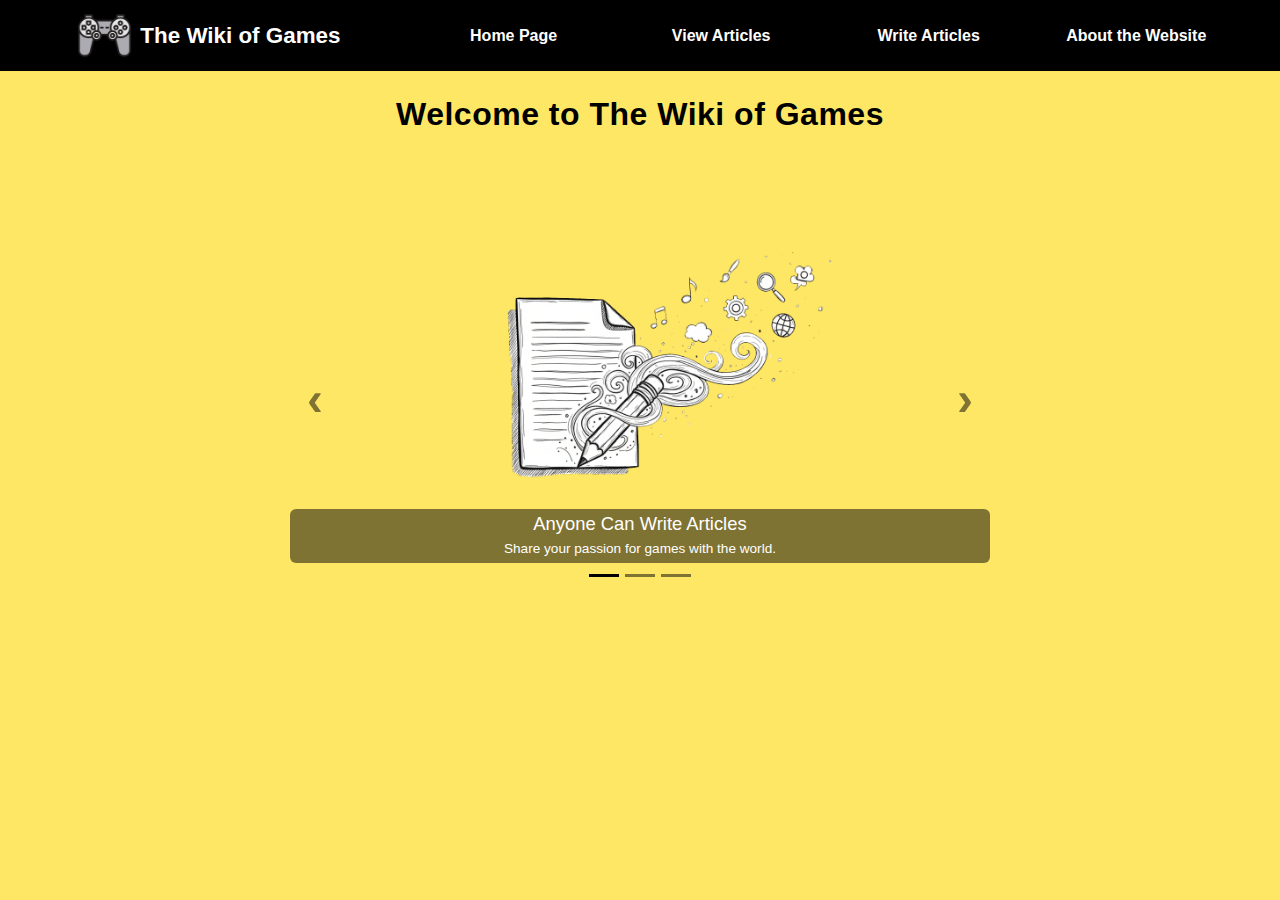
<file: index.html>
<!DOCTYPE html>
<html lang="en">
<head>
  <link
    href="https://cdn.jsdelivr.net/npm/bootstrap@5.3.3/dist/css/bootstrap.min.css"
    rel="stylesheet"
    integrity="sha384-QWTKZyjpPEjISv5WaRU9OFeRpok6YctnYmDr5pNlyT2bRjXh0JMhjY6hW+ALEwIH"
    crossorigin="anonymous"
  >

  <link href="CSS/master.css" rel="stylesheet" type="text/css" />

  <meta charset="UTF-8">
  <meta name="viewport" content="width=device-width, initial-scale=1">

  <title>The Wiki of Games</title>
</head>

<body>

  <header class="head">
    <div class="container-fluid">
      <div class="head-inner">
        <a href="index.html"
           class="header-item brand-link d-flex align-items-center justify-content-center text-decoration-none"
           aria-label="The Wiki of Games homepage">
          <img src="images/icon.png" alt="The Wiki of Games logo" class="brand-icon">
          <span class="brand-text">The Wiki of Games</span>
        </a>

        <nav class="main-nav d-flex flex-grow-1 justify-content-center" aria-label="Main navigation">
          <a href="index.html"
             class="header-item top-link text-decoration-none text-center">
            Home Page
          </a>

          <a href="articleslist.php"
             class="header-item top-link text-decoration-none text-center">
            View Articles
          </a>

          <a href="addarticle.html"
             class="header-item top-link text-decoration-none text-center">
            Write Articles
          </a>

          <a href="aboutwebsite.html"
             class="header-item top-link text-decoration-none text-center">
            About the Website
          </a>
        </nav>

      </div>
    </div>
  </header>

  <main class="page-content container mt-4" role="main">

    <h1 class="page-title">Welcome to The Wiki of Games</h1>

    <section aria-label="Highlights about how the wiki works">
      <div id="carouselExample" class="carousel slide" data-bs-ride="carousel">
        
        <div class="carousel-indicators">
          <button type="button" data-bs-target="#carouselExample" data-bs-slide-to="0" class="active" aria-label="Slide 1"></button>
          <button type="button" data-bs-target="#carouselExample" data-bs-slide-to="1" aria-label="Slide 2"></button>
          <button type="button" data-bs-target="#carouselExample" data-bs-slide-to="2" aria-label="Slide 3"></button>
        </div>

        <div class="carousel-inner">
          <div class="carousel-item active">
            <img src="images/slide1.png" class="d-block w-100" alt="A person writing about games on a computer">
            <div class="carousel-caption">
              <h3>Anyone Can Write Articles</h3>
              <p>Share your passion for games with the world.</p>
            </div>
          </div>

          <div class="carousel-item">
            <img src="images/slide2.png" class="d-block w-100" alt="People improving an article together">
            <div class="carousel-caption">
              <h3>Edit Articles Written by Others</h3>
              <p>Improve them to make the website better for everyone.</p>
            </div>
          </div>

          <div class="carousel-item">
            <img src="images/slide3.jpg" class="d-block w-100" alt="A checklist representing fact-checked articles">
            <div class="carousel-caption">
              <h3>Official Articles are Fact Checked</h3>
              <p>Articles in the official section are fact-checked to be accurate.</p>
            </div>
          </div>
        </div>

        <button class="carousel-control-prev" type="button" data-bs-target="#carouselExample" data-bs-slide="prev" aria-label="Previous slide">
          <span class="carousel-control-prev-icon" aria-hidden="true"></span>
        </button>
        <button class="carousel-control-next" type="button" data-bs-target="#carouselExample" data-bs-slide="next" aria-label="Next slide">
          <span class="carousel-control-next-icon" aria-hidden="true"></span>
        </button>

      </div>
    </section>
  </main>

  <script
    src="https://cdn.jsdelivr.net/npm/bootstrap@5.3.3/dist/js/bootstrap.bundle.min.js"
    integrity="sha384-YvpcrYf0tY3lHB60NNkmXc5s9fDVZLESaAA55NDzOxhy9GkcIdslK1eN7N6jIeHz"
    crossorigin="anonymous">
  </script>

</body>
</html>
</file>
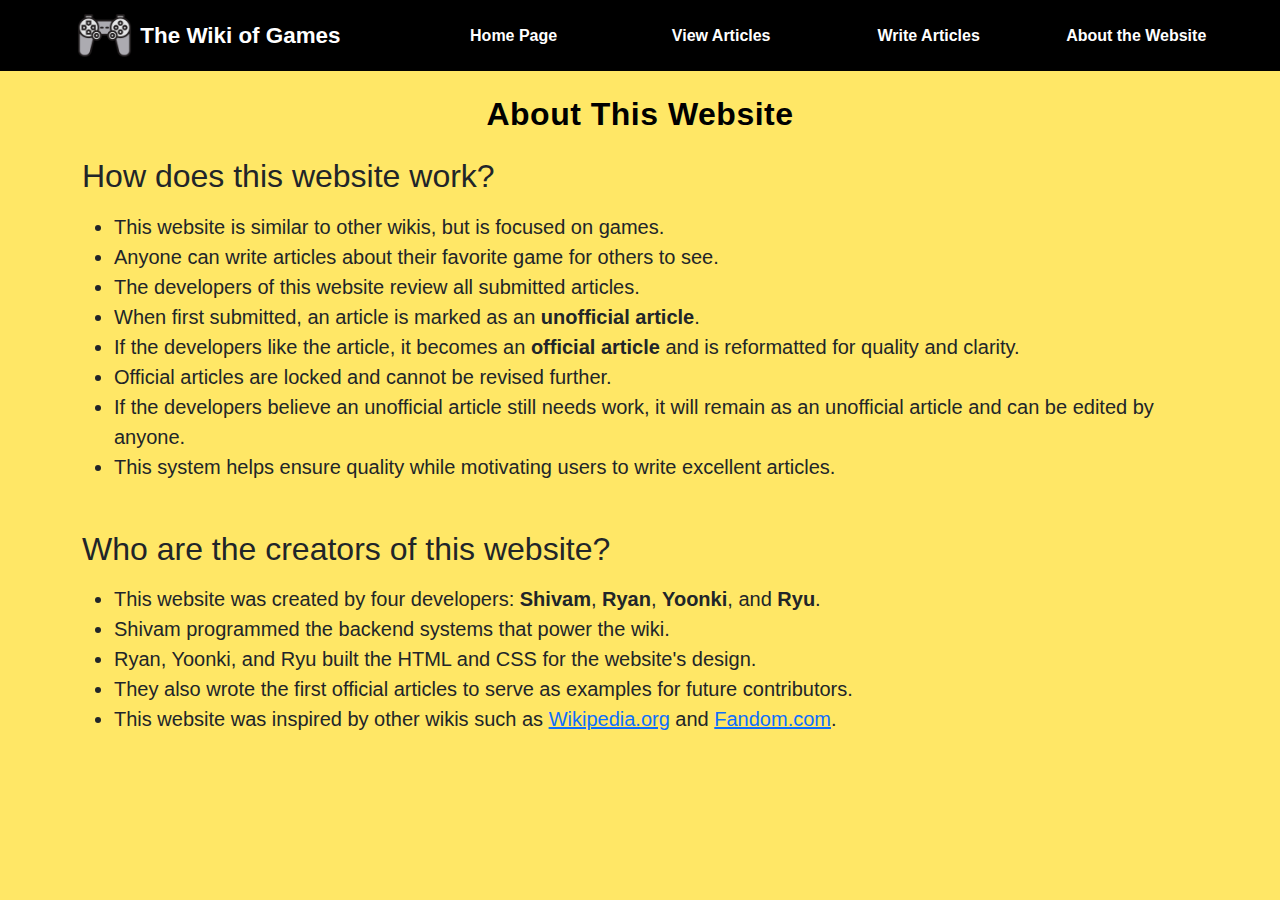
<file: aboutwebsite.html>
<!DOCTYPE html>
<html lang="en">
<head>
  <link
    href="https://cdn.jsdelivr.net/npm/bootstrap@5.3.3/dist/css/bootstrap.min.css"
    rel="stylesheet"
    integrity="sha384-QWTKZyjpPEjISv5WaRU9OFeRpok6YctnYmDr5pNlyT2bRjXh0JMhjY6hW+ALEwIH"
    crossorigin="anonymous"
  >

  <link href="CSS/master.css" rel="stylesheet" type="text/css" />

  <meta charset="UTF-8">
  <meta name="viewport" content="width=device-width, initial-scale=1">

  <title>About the Website - The Wiki of Games</title>
</head>

<body>

  <header class="head">
    <div class="container-fluid">
      <div class="head-inner">

        <a href="index.html"
           class="header-item brand-link d-flex align-items-center justify-content-center text-decoration-none"
           aria-label="The Wiki of Games homepage">
          <img src="images/icon.png" alt="The Wiki of Games logo" class="brand-icon">
          <span class="brand-text">The Wiki of Games</span>
        </a>

        <nav class="main-nav d-flex flex-grow-1 justify-content-center" aria-label="Main navigation">
          <a href="index.html"
             class="header-item top-link text-decoration-none text-center">
            Home Page
          </a>

          <a href="articleslist.php"
             class="header-item top-link text-decoration-none text-center">
            View Articles
          </a>

          <a href="addarticle.html"
             class="header-item top-link text-decoration-none text-center">
            Write Articles
          </a>

          <a href="aboutwebsite.html"
             class="header-item top-link text-decoration-none text-center">
            About the Website
          </a>
        </nav>

      </div>
    </div>
  </header>

  <main class="page-content container mt-4" role="main">

    <h1 class="page-title mb-4">About This Website</h1>

    <section class="mb-5" aria-labelledby="how-it-works-heading">
      <h2 class="mb-3" id="how-it-works-heading">How does this website work?</h2>
      <ul class="fs-5">
        <li>This website is similar to other wikis, but is focused on games.</li>
        <li>Anyone can write articles about their favorite game for others to see.</li>
        <li>The developers of this website review all submitted articles.</li>
        <li>When first submitted, an article is marked as an <strong>unofficial article</strong>.</li>
        <li>If the developers like the article, it becomes an <strong>official article</strong> and is reformatted for quality and clarity.</li>
        <li>Official articles are locked and cannot be revised further.</li>
        <li>If the developers believe an unofficial article still needs work, it will remain as an unofficial article and can be edited by anyone.</li>
        <li>This system helps ensure quality while motivating users to write excellent articles.</li>
      </ul>
    </section>

    <section class="mb-5" aria-labelledby="creators-heading">
      <h2 class="mb-3" id="creators-heading">Who are the creators of this website?</h2>
      <ul class="fs-5">
        <li>This website was created by four developers: <strong>Shivam</strong>, <strong>Ryan</strong>, <strong>Yoonki</strong>, and <strong>Ryu</strong>.</li>
        <li>Shivam programmed the backend systems that power the wiki.</li>
        <li>Ryan, Yoonki, and Ryu built the HTML and CSS for the website's design.</li>
        <li>They also wrote the first official articles to serve as examples for future contributors.</li>
        <li>
          This website was inspired by other wikis such as 
          <a href="https://www.wikipedia.org" target="_blank" rel="noopener noreferrer">Wikipedia.org</a> 
          and 
          <a href="https://www.fandom.com" target="_blank" rel="noopener noreferrer">Fandom.com</a>.
        </li>
      </ul>
    </section>


  </main>
  <script
    src="https://cdn.jsdelivr.net/npm/bootstrap@5.3.3/dist/js/bootstrap.bundle.min.js"
    integrity="sha384-YvpcrYf0tY3lHB60NNkmXc5s9fDVZLESaAA55NDzOxhy9GkcIdslK1eN7N6jIeHz"
    crossorigin="anonymous">
  </script>

</body>
</html>
</file>
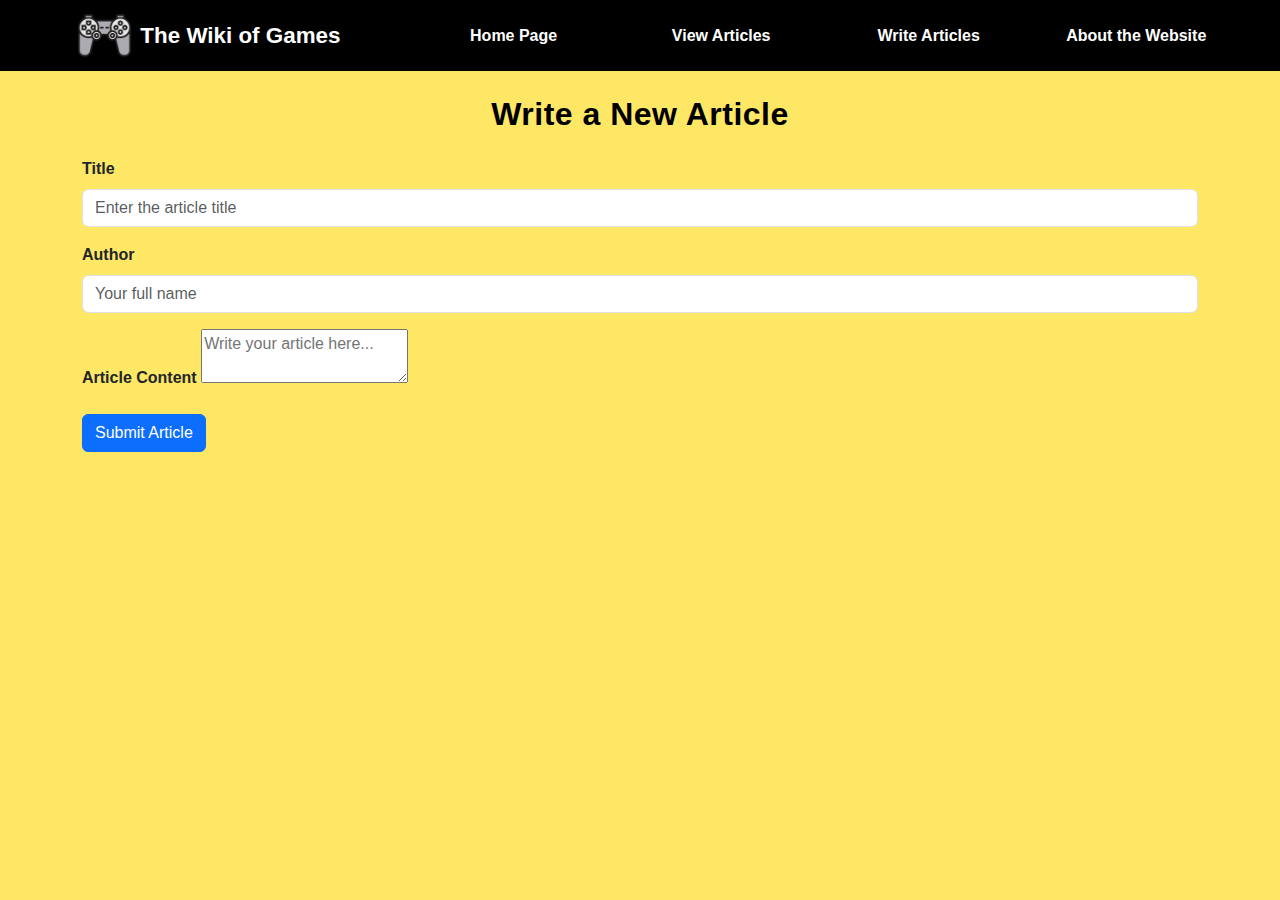
<file: addarticle.html>
<!DOCTYPE html>
<html lang="en">
<head>
  <link
    href="https://cdn.jsdelivr.net/npm/bootstrap@5.3.3/dist/css/bootstrap.min.css"
    rel="stylesheet"
    integrity="sha384-QWTKZyjpPEjISv5WaRU9OFeRpok6YctnYmDr5pNlyT2bRjXh0JMhjY6hW+ALEwIH"
    crossorigin="anonymous"
  >

  <link href="CSS/master.css" rel="stylesheet" type="text/css" />

  <meta charset="UTF-8">
  <meta name="viewport" content="width=device-width, initial-scale=1">

  <title>Write an Article - The Wiki of Games</title>

<script src="https://cdn.tiny.cloud/1/4uk0fzz7q2ybbsb8tg0kb5dt5cavktkmnkviu8c4or5c2urs/tinymce/7/tinymce.min.js"></script>
  <script>
tinymce.init({
  selector: '#articleContent',   
  plugins: 'advlist autolink lists link image charmap preview anchor code',
  toolbar: 'undo redo | styles | bold italic underline forecolor backcolor | ' +
           'alignleft aligncenter alignright | bullist numlist outdent indent | ' +
           'fontfamily fontsize | code preview',
  menubar: false,
  height: 400,
  content_style: "body { font-family: 'Georgia', serif; font-size: 12pt; }"
});

  </script>
</head>

<body>

  <header class="head">
    <div class="container-fluid">
      <div class="head-inner">

        <a href="index.html"
           class="header-item brand-link d-flex align-items-center justify-content-center text-decoration-none"
           aria-label="The Wiki of Games homepage">
          <img src="images/icon.png" alt="The Wiki of Games logo" class="brand-icon">
          <span class="brand-text">The Wiki of Games</span>
        </a>

        <nav class="main-nav d-flex flex-grow-1 justify-content-center" aria-label="Main navigation">
          <a href="index.html"
             class="header-item top-link text-decoration-none text-center">
            Home Page
          </a>

          <a href="articleslist.php"
             class="header-item top-link text-decoration-none text-center">
            View Articles
          </a>

          <a href="addarticle.html"
             class="header-item top-link text-decoration-none text-center">
            Write Articles
          </a>

          <a href="aboutwebsite.html"
             class="header-item top-link text-decoration-none text-center">
            About the Website
          </a>
        </nav>

      </div>
    </div>
  </header>


  <main class="page-content container mt-4">
    <h1 class="page-title mb-4">Write a New Article</h1>

    <form id="articleForm" action="addingarticles.php" method="POST">
      <div class="mb-3">
        <label for="title" class="form-label"><strong>Title</strong></label>
        <input id="title" name="title" type="text"
               class="form-control"
               placeholder="Enter the article title" required>
      </div>

      <div class="mb-3">
        <label for="author" class="form-label"><strong>Author</strong></label>
        <input id="author" name="author" type="text"
               class="form-control"
               placeholder="Your full name" required>
      </div>

      <div class="mb-3">
        <label for="articleContent" class="form-label"><strong>Article Content</strong></label>
        <textarea id="articleContent" name="articleContent"
                  placeholder="Write your article here..."></textarea>
      </div>

      <button type="submit" id="submit" class="btn btn-primary">
        Submit Article
      </button>
    </form>
  </main>

  <script
    src="https://cdn.jsdelivr.net/npm/bootstrap@5.3.3/dist/js/bootstrap.bundle.min.js"
    integrity="sha384-YvpcrYf0tY3lHB60NNkmXc5s9fDVZLESaAA55NDzOxhy9GkcIdslK1eN7N6jIeHz"
    crossorigin="anonymous">
  </script>

  <script>
document.getElementById('articleForm').addEventListener('submit', function (e) {
    e.preventDefault();

    const title  = document.getElementById('title').value.trim();
    const author = document.getElementById('author').value.trim();

    const editor = tinymce.get('articleContent');
    const plain  = editor.getContent({ format: 'text' }).trim();

    if (!title || !author) {
        alert("Please fill in both the title and author.");
        return;
    }

    if (plain.length === 0) {
        alert("Please write something in the article before submitting.");
        return;
    }

    editor.save(); 

    const form = e.target;
    const formData = new FormData(form);

    fetch('addingarticles.php', {
        method: 'POST',
        body: formData
    })
    .then(response => response.text())
    .then(result => {
        const trimmed = result.trim();
        console.log("Raw server response:", trimmed);

        if (trimmed === "SUCCESS") {
            alert("Article added successfully!");
            form.reset();
            editor.setContent('');  
        } else if (trimmed === "DUPLICATE") {
            alert("An article with that title already exists. Please write about something else or edit the existing article.");
        } else {
            alert("Error adding article.");
            console.error("Unexpected server response:", result);
        }
    })
    .catch(error => {
        alert("Error adding article.");
        console.error(error);
    });
});
  </script>
</body>
</html>
</file>
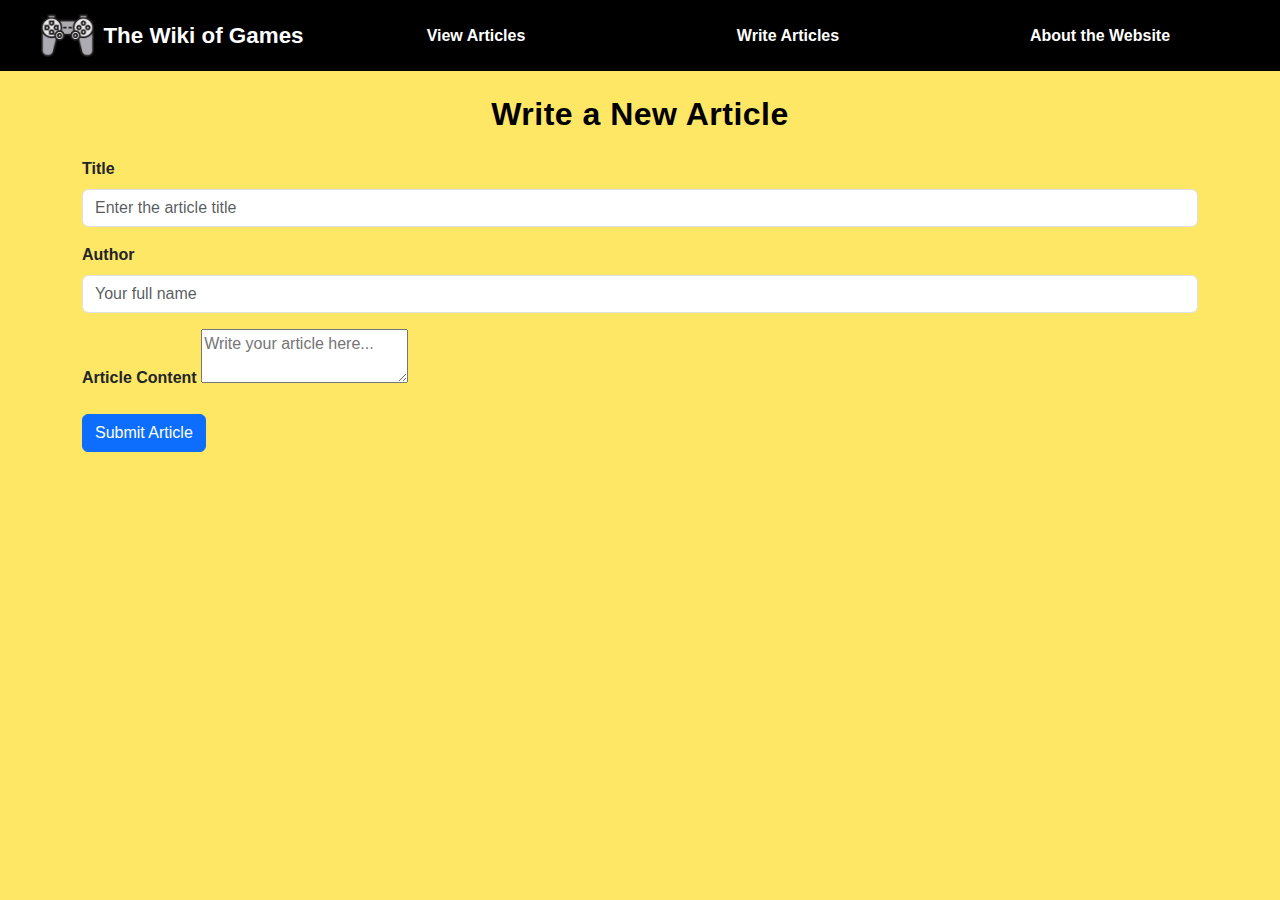
<file: addArticle.html>
<!DOCTYPE html>
<html lang="en">
<head>
  <!-- Bootstrap CSS -->
  <link
    href="https://cdn.jsdelivr.net/npm/bootstrap@5.3.3/dist/css/bootstrap.min.css"
    rel="stylesheet"
    integrity="sha384-QWTKZyjpPEjISv5WaRU9OFeRpok6YctnYmDr5pNlyT2bRjXh0JMhjY6hW+ALEwIH"
    crossorigin="anonymous"
  >

  <!-- Custom Styles -->
  <link href="master.css" rel="stylesheet" type="text/css" />

  <meta charset="UTF-8">
  <meta name="viewport" content="width=device-width, initial-scale=1">

  <title>Write an Article - The Wiki of Games</title>

  <!-- TinyMCE -->
  <script src="https://cdn.tiny.cloud/1/4uk0fzz7q2ybbsb8tg0kb5dt5cavktkmnkviu8c4or5c2urs/tinymce/7/tinymce.min.js" referrerpolicy="origin"></script>
  <script>
tinymce.init({
  selector: '#articleContent',   
  plugins: 'advlist autolink lists link image charmap preview anchor code',
  toolbar: 'undo redo | styles | bold italic underline forecolor backcolor | ' +
           'alignleft aligncenter alignright | bullist numlist outdent indent | ' +
           'fontfamily fontsize | code preview',
  menubar: false,
  height: 400,
  content_style: "body { font-family: 'Georgia', serif; font-size: 12pt; }"
});

  </script>
</head>

<body>

  <!-- ======= HEADER ======= -->
  <header class="head">
    <div class="container-fluid">
      <div class="head-inner d-flex align-items-center">

        <!-- Brand -->
        <a href="index.html"
           class="header-item brand-link d-flex align-items-center justify-content-center text-decoration-none">
          <img src="images/icon.png" alt="banner" class="brand-icon">
          <span class="brand-text">The Wiki of Games</span>
        </a>

        <!-- Navigation -->
        <a href="articlesList.php"
           class="header-item top-link text-decoration-none text-center">
          View Articles
        </a>

        <a href="addArticle.html"
           class="header-item top-link text-decoration-none text-center">
          Write Articles
        </a>

        <a href="aboutWebsite.html"
           class="header-item top-link text-decoration-none text-center">
          About the Website
        </a>
      </div>
    </div>
  </header>

  <!-- ======= MAIN CONTENT ======= -->
  <main class="page-content container mt-4">
    <h1 class="page-title mb-4">Write a New Article</h1>

    <!-- IMPORTANT: only ONE form -->
    <form id="articleForm" action="addingArticles.php" method="POST">
      <!-- Title -->
      <div class="mb-3">
        <label for="title" class="form-label"><strong>Title</strong></label>
        <input id="title" name="title" type="text"
               class="form-control"
               placeholder="Enter the article title" required>
      </div>

      <!-- Author -->
      <div class="mb-3">
        <label for="author" class="form-label"><strong>Author</strong></label>
        <input id="author" name="author" type="text"
               class="form-control"
               placeholder="Your full name" required>
      </div>

      <!-- Article Content (TinyMCE) -->
      <div class="mb-3">
        <label for="articleContent" class="form-label"><strong>Article Content</strong></label>
        <textarea id="articleContent" name="articleContent"
                  placeholder="Write your article here..."></textarea>
      </div>

      <!-- Submit -->
      <button type="submit" id="submit" class="btn btn-primary">
        Submit Article
      </button>
    </form>
  </main>

  <!-- Bootstrap JS -->
  <script
    src="https://cdn.jsdelivr.net/npm/bootstrap@5.3.3/dist/js/bootstrap.bundle.min.js"
    integrity="sha384-YvpcrYf0tY3lHB60NNkmXc5s9fDVZLESaAA55NDzOxhy9GkcIdslK1eN7N6jIeHz"
    crossorigin="anonymous">
  </script>

  <!-- AJAX submit + validation -->
  <script>
document.getElementById('articleForm').addEventListener('submit', function (e) {
    e.preventDefault();

    const title  = document.getElementById('title').value.trim();
    const author = document.getElementById('author').value.trim();

    const editor = tinymce.get('articleContent');
    const plain  = editor.getContent({ format: 'text' }).trim();

    // Basic validation
    if (!title || !author) {
        alert("Please fill in both the title and author.");
        return;
    }

    if (plain.length === 0) {
        alert("Please write something in the article before submitting.");
        return;
    }

    // 🔴 IMPORTANT: sync TinyMCE content into the textarea
    // This writes the editor HTML into <textarea name="articleContent">
    editor.save(); // or: tinymce.triggerSave();

    const form = e.target;
    const formData = new FormData(form);

    fetch('addingArticles.php', {
        method: 'POST',
        body: formData
    })
    .then(response => response.text())
    .then(result => {
        const trimmed = result.trim();
        console.log("Raw server response:", trimmed);

        if (trimmed === "SUCCESS") {
            alert("Article added successfully!");
            form.reset();
            editor.setContent('');  // clear TinyMCE
        } else if (trimmed === "DUPLICATE") {
            alert("An article with that title already exists. Please write about something else or edit the existing article.");
        } else {
            alert("Error adding article.");
            console.error("Unexpected server response:", result);
        }
    })
    .catch(error => {
        alert("Error adding article.");
        console.error(error);
    });
});
  </script>
</body>
</html>
</file>
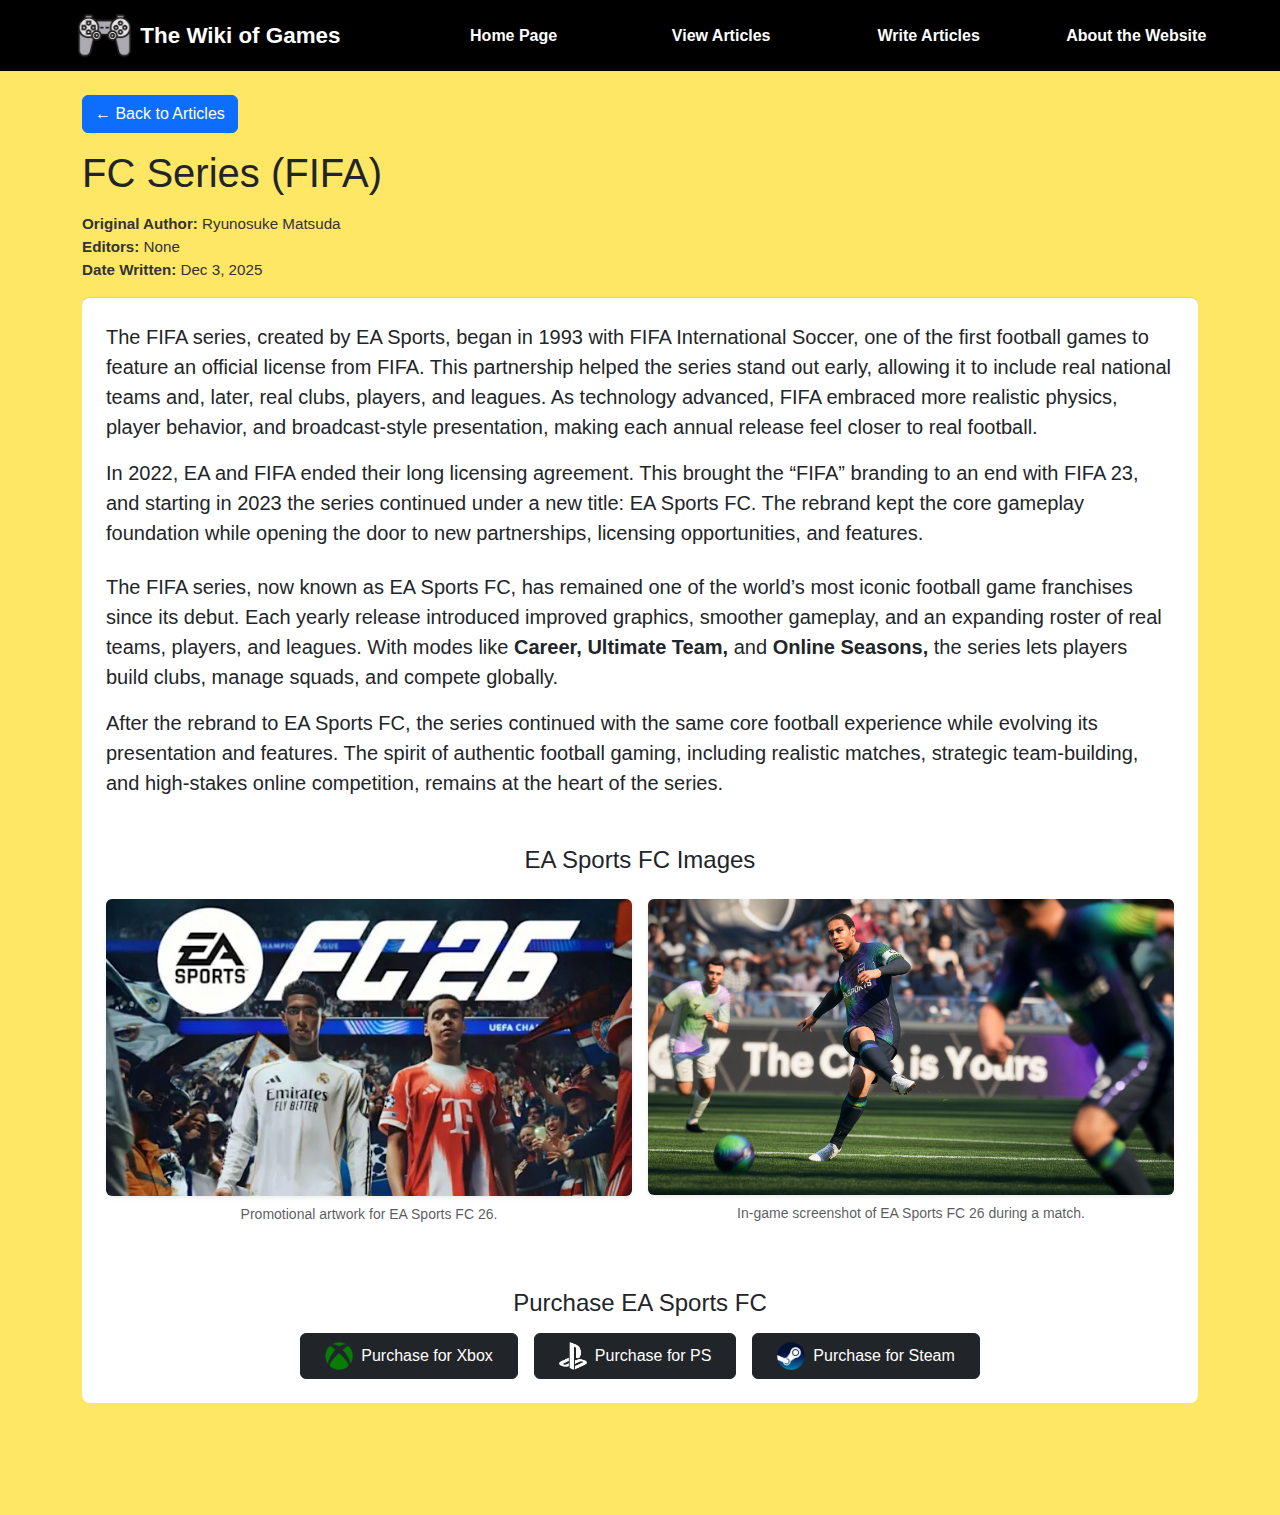
<file: fifa.html>
<!DOCTYPE html>
<html lang="en">
<head>
  <link
    href="https://cdn.jsdelivr.net/npm/bootstrap@5.3.3/dist/css/bootstrap.min.css"
    rel="stylesheet"
    integrity="sha384-QWTKZyjpPEjISv5WaRU9OFeRpok6YctnYmDr5pNlyT2bRjXh0JMhjY6hW+ALEwIH"
    crossorigin="anonymous"
  >

  <link href="CSS/master.css" rel="stylesheet" type="text/css">

  <meta charset="UTF-8">
  <meta name="viewport" content="width=device-width, initial-scale=1">

  <title>FC Series (FIFA) – The Wiki of Games</title>

  <style>
    .article-meta {
      color: #333;
      font-size: 0.95rem;
      margin-bottom: 1rem;
    }
    .article-meta strong {
      font-weight: 600;
    }
    .article-content {
      border-top: 1px solid #ccc;
      padding-top: 1.5rem;
      background: #fff;
      padding: 1.5rem;
      border-radius: 8px;
    }
  </style>
</head>

<body>

  <header class="head">
    <div class="container-fluid">
      <div class="head-inner">

        <a href="index.html"
           class="header-item brand-link d-flex align-items-center justify-content-center text-decoration-none"
           aria-label="The Wiki of Games homepage">
          <img src="images/icon.png" alt="The Wiki of Games logo" class="brand-icon">
          <span class="brand-text">The Wiki of Games</span>
        </a>

        <nav class="main-nav d-flex flex-grow-1 justify-content-center" aria-label="Main navigation">
          <a href="index.html"
             class="header-item top-link text-decoration-none text-center">
            Home Page
          </a>

          <a href="articleslist.php"
             class="header-item top-link text-decoration-none text-center">
            View Articles
          </a>

          <a href="addarticle.html"
             class="header-item top-link text-decoration-none text-center">
            Write Articles
          </a>

          <a href="aboutwebsite.html"
             class="header-item top-link text-decoration-none text-center">
            About the Website
          </a>
        </nav>

      </div>
    </div>
  </header>

  <main class="page-content container mt-4 mb-5" role="main">

    <div class="mb-3">
      <a href="articleslist.php" class="btn btn-primary">
        &larr; Back to Articles
      </a>
    </div>

    <h1 class="mb-3">FC Series (FIFA)</h1>

    <div class="article-meta">
      <div><strong>Original Author:</strong> Ryunosuke Matsuda</div>
      <div><strong>Editors:</strong> None</div>
      <div><strong>Date Written:</strong> Dec 3, 2025</div>
    </div>

    <article class="article-content mb-4">

      <section class="fs-5 mb-4">
        <p>
          The FIFA series, created by EA Sports, began in 1993 with
          FIFA International Soccer, one of the first football games to feature
          an official license from FIFA. This partnership helped the series stand out early,
          allowing it to include real national teams and, later, real clubs, players, and leagues.
          As technology advanced, FIFA embraced more realistic physics, player behavior, and
          broadcast-style presentation, making each annual release feel closer to real football.
        </p>
        <p>
          In 2022, EA and FIFA ended their long licensing agreement. This brought the “FIFA” branding
          to an end with FIFA 23, and starting in 2023 the series continued under a new title:
          EA Sports FC. The rebrand kept the core gameplay foundation while opening
          the door to new partnerships, licensing opportunities, and features.
        </p>
      </section>

      <section class="fs-5 mb-5">
        <p>
          The FIFA series, now known as EA Sports FC, has remained one of the
          world’s most iconic football game franchises since its debut. Each yearly release
          introduced improved graphics, smoother gameplay, and an expanding roster of real teams,
          players, and leagues. With modes like <strong>Career,</strong> <strong>Ultimate Team,</strong> and <strong>Online Seasons,</strong>
          the series lets players build clubs, manage squads, and compete globally.
        </p>
        <p>
          After the rebrand to EA Sports FC, the series continued with the same core football
          experience while evolving its presentation and features. The spirit of authentic football gaming, including realistic matches, strategic team-building, and high-stakes online competition, remains at the heart of the series.
        </p>
      </section>
      <section class="mb-5" aria-labelledby="fc-images-heading">
        <h2 id="fc-images-heading" class="h4 mb-4 text-center">
          EA Sports FC Images
        </h2>

        <div class="row g-3 text-center">
          <figure class="col-12 col-md-6">
            <img src="images/FC26.jpg"
                 class="img-fluid rounded shadow-sm"
                 alt="Promotional image for an EA Sports FC game">
            <figcaption class="small text-muted mt-2">
              Promotional artwork for EA Sports FC 26.
            </figcaption>
          </figure>

          <figure class="col-12 col-md-6">
            <img src="images/duringPlaying.jpg"
                 class="img-fluid rounded shadow-sm"
                 alt="In-game screenshot of a football match in EA Sports FC">
            <figcaption class="small text-muted mt-2">
              In-game screenshot of EA Sports FC 26 during a match.
            </figcaption>
          </figure>
        </div>
      </section>
      <section class="mt-4" aria-labelledby="purchase-heading">
        <h2 id="purchase-heading" class="h4 mb-3 text-center">
          Purchase EA Sports FC
        </h2>

        <div class="d-flex flex-wrap justify-content-center gap-3">
          <a href="https://www.xbox.com/en-US/games/store/ea-sports-fc-26-standard-edition-xbox-one-xbox-series-xs/9MXZBTLG26VX"
             target="_blank"
             rel="noopener noreferrer"
             class="btn btn-dark d-flex align-items-center gap-2 px-4 py-2"
             role="button">
            <img src="images/xbox.png" alt="Xbox logo" width="28" height="28">
            <span>Purchase for Xbox</span>
          </a>

          <a href="https://www.playstation.com/en-us/games/ea-sports-fc/"
             target="_blank"
             rel="noopener noreferrer"
             class="btn btn-dark d-flex align-items-center gap-2 px-4 py-2"
             role="button">
            <img src="images/ps.png" alt="PlayStation logo" width="28" height="28">
            <span>Purchase for PS</span>
          </a>

          <a href="https://store.steampowered.com/app/3405690/EA_SPORTS_FC_26/"
             target="_blank"
             rel="noopener noreferrer"
             class="btn btn-dark d-flex align-items-center gap-2 px-4 py-2"
             role="button">
            <img src="images/steam.png" alt="Steam logo" width="28" height="28">
            <span>Purchase for Steam</span>
          </a>

        </div>
      </section>

    </article>

  </main>

  <script
    src="https://cdn.jsdelivr.net/npm/bootstrap@5.3.3/dist/js/bootstrap.bundle.min.js"
    integrity="sha384-YvpcrYf0tY3lHB60NNkmX5s9fDVZLESaAA55NDzOxhy9GkcIdslK1eN7N6jIeHz"
    crossorigin="anonymous">
  </script>

</body>
</html>
</file>
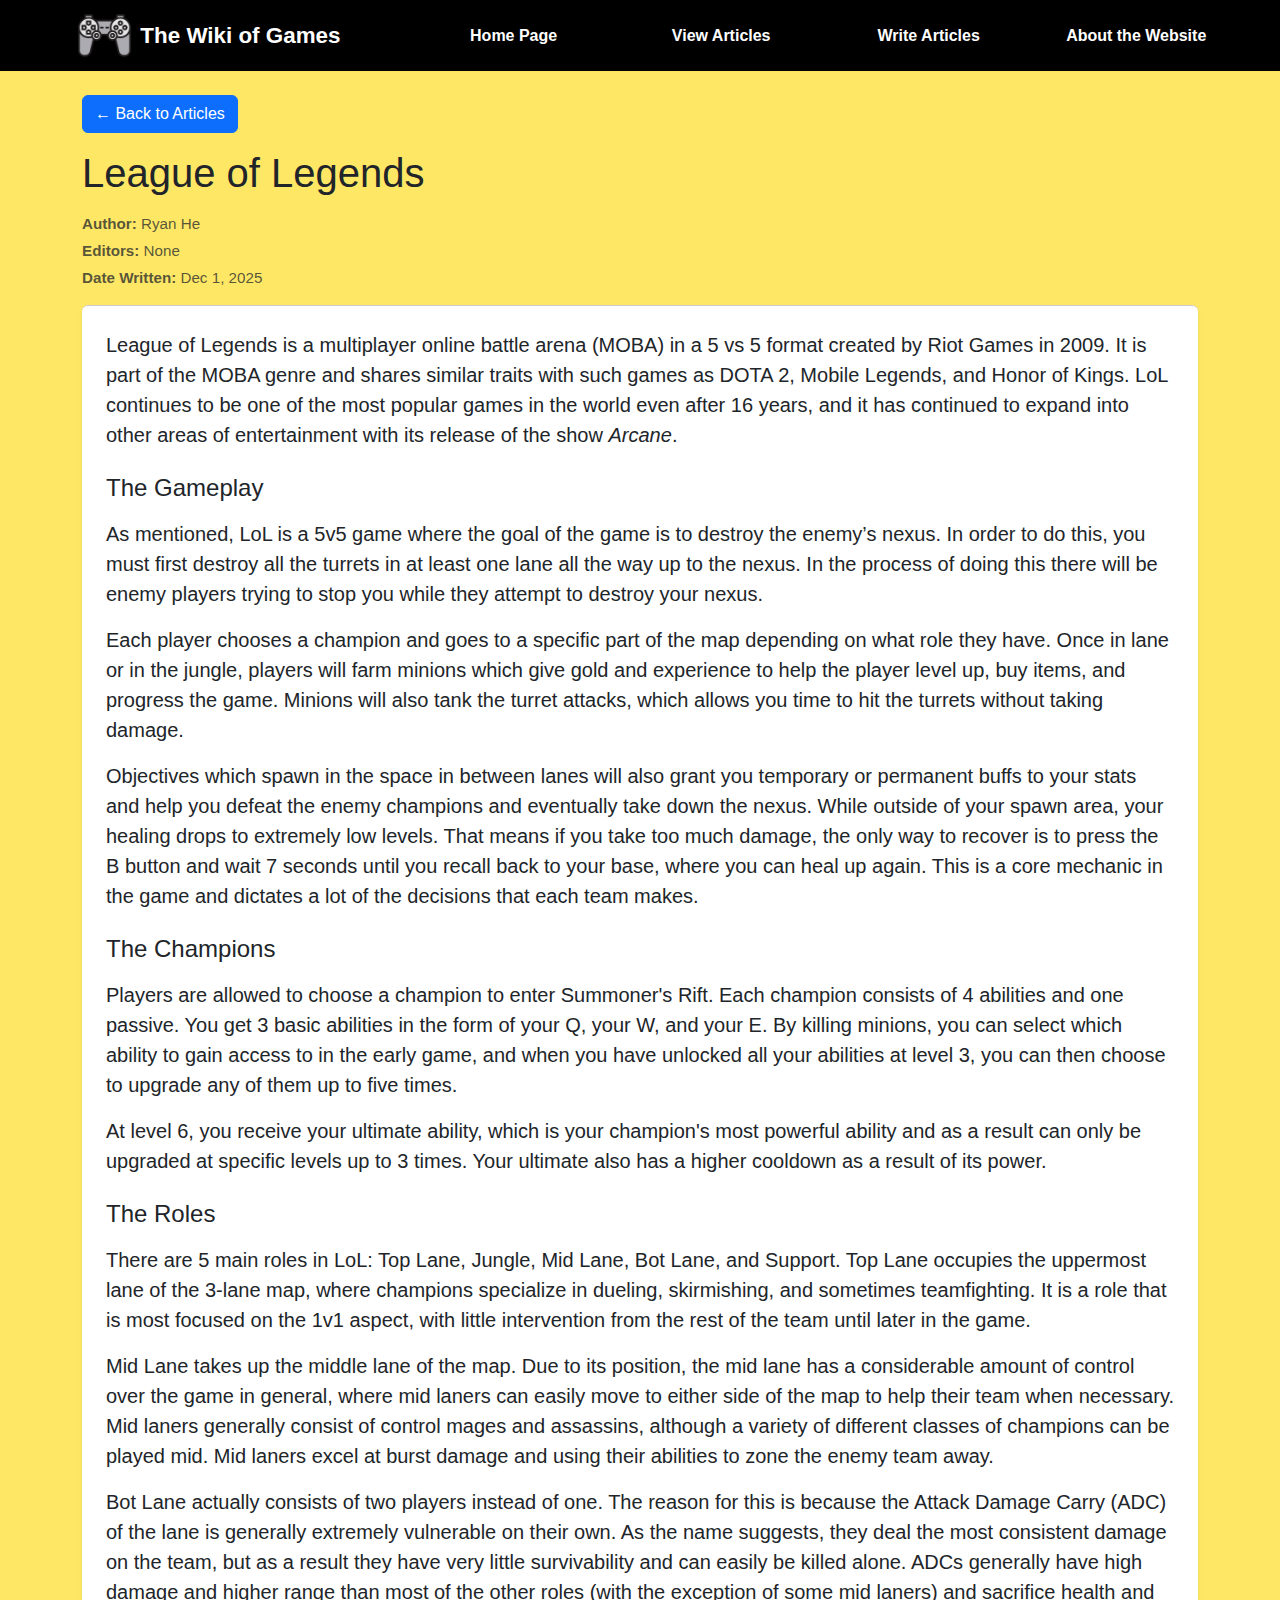
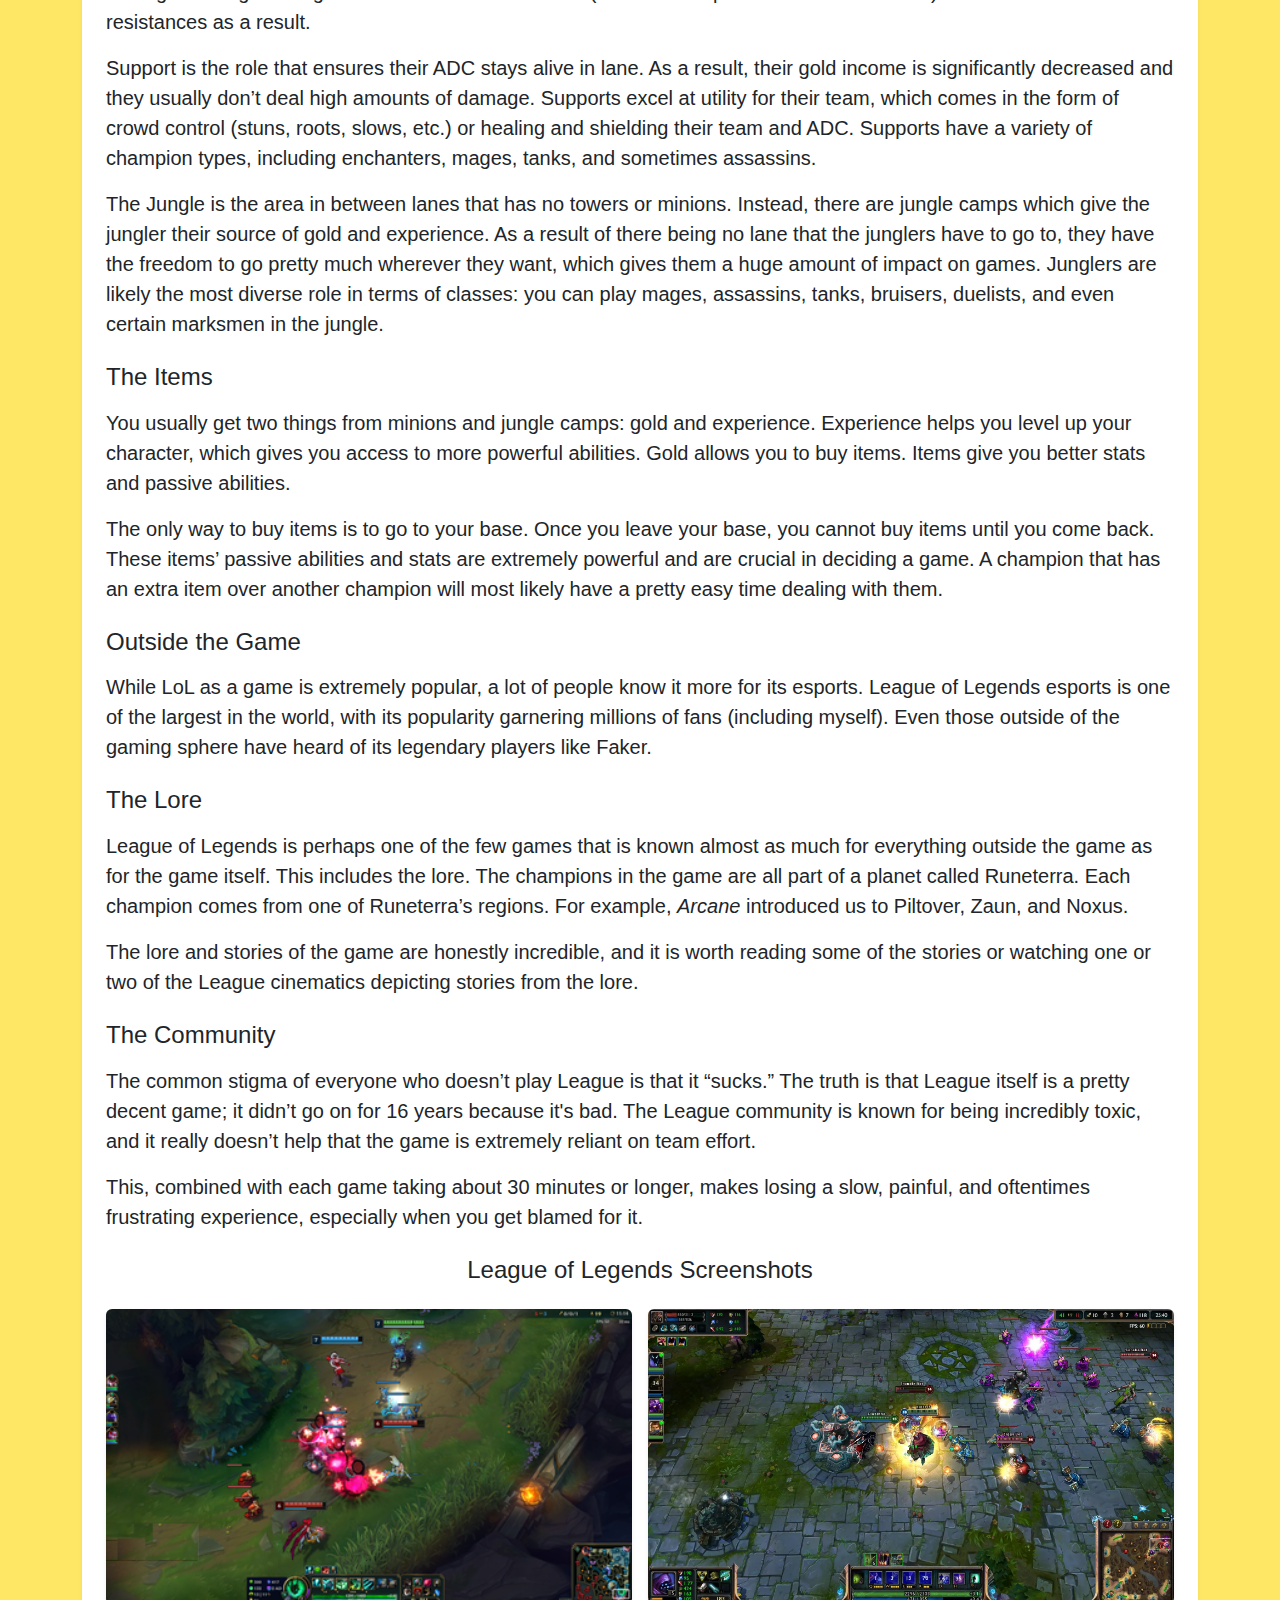
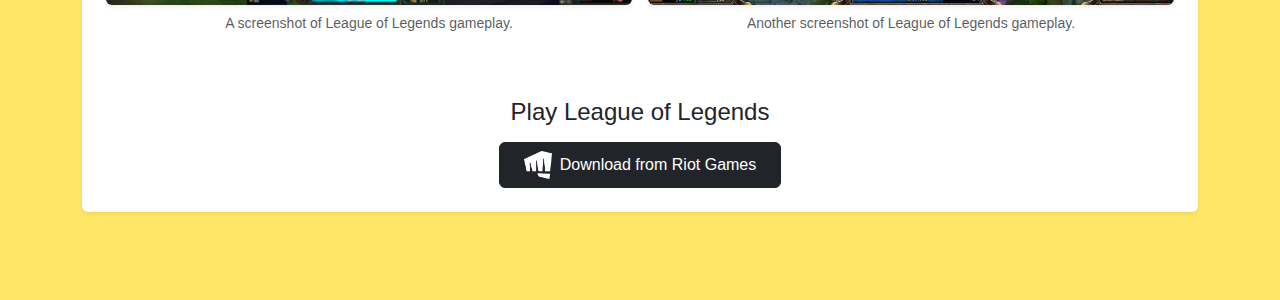
<file: leagueoflegends.html>
<!DOCTYPE html>
<html lang="en">
<head>
  <link
    href="https://cdn.jsdelivr.net/npm/bootstrap@5.3.3/dist/css/bootstrap.min.css"
    rel="stylesheet"
    integrity="sha384-QWTKZyjpPEjISv5WaRU9OFeRpok6YctnYmDr5pNlyT2bRjXh0JMhjY6hW+ALEwIH"
    crossorigin="anonymous"
  >

  <link href="CSS/master.css" rel="stylesheet" type="text/css">

  <meta charset="UTF-8">
  <meta name="viewport" content="width=device-width, initial-scale=1">

  <title>League of Legends - The Wiki of Games</title>

  <style>
    .article-meta {
      color: #333;
      font-size: 0.95rem;
      margin-bottom: 1rem;
    }
    .article-meta strong {
      font-weight: 600;
    }
    .article-content {
      border-top: 1px solid #ccc;
      padding-top: 1.5rem;
      background: #fff;
      padding: 1.5rem;
      border-radius: 8px;
    }
  </style>
</head>

<body>

  <header class="head">
    <div class="container-fluid">
      <div class="head-inner">

        <a href="index.html"
           class="header-item brand-link d-flex align-items-center justify-content-center text-decoration-none"
           aria-label="The Wiki of Games homepage">
          <img src="images/icon.png" alt="The Wiki of Games logo" class="brand-icon">
          <span class="brand-text">The Wiki of Games</span>
        </a>

        <nav class="main-nav d-flex flex-grow-1 justify-content-center" aria-label="Main navigation">
          <a href="index.html"
             class="header-item top-link text-decoration-none text-center">
            Home Page
          </a>

          <a href="articleslist.php"
             class="header-item top-link text-decoration-none text-center">
            View Articles
          </a>

          <a href="addarticle.html"
             class="header-item top-link text-decoration-none text-center">
            Write Articles
          </a>

          <a href="aboutwebsite.html"
             class="header-item top-link text-decoration-none text-center">
            About the Website
          </a>
        </nav>

      </div>
    </div>
  </header>

  <main class="page-content container mt-4 mb-5" role="main">

    <div class="mb-3">
      <a href="articleslist.php" class="btn btn-primary">
        &larr; Back to Articles
      </a>
    </div>

    <header class="mb-3">
      <h1 class="mb-2">League of Legends</h1>
    </header>

    <section class="article-meta mb-3 small text-muted">
      <p class="mb-1"><strong>Author:</strong> Ryan He</p>
      <p class="mb-1"><strong>Editors:</strong> None</p>
      <p class="mb-0"><strong>Date Written:</strong> Dec 1, 2025</p>
    </section>

    <article class="article-content shadow-sm bg-white p-4 rounded">

      <section class="fs-5 mb-4">
        <p>
          League of Legends is a multiplayer online battle arena (MOBA) in a 5 vs 5 format created by Riot Games in 2009.
          It is part of the MOBA genre and shares similar traits with such games as DOTA 2, Mobile Legends, and Honor of Kings.
          LoL continues to be one of the most popular games in the world even after 16 years, and it has continued to expand
          into other areas of entertainment with its release of the show <em>Arcane</em>.
        </p>
      </section>

      <section class="fs-5 mb-4">
        <h2 class="h4 mb-3">The Gameplay</h2>
        <p>
          As mentioned, LoL is a 5v5 game where the goal of the game is to destroy the enemy’s nexus. In order to do this,
          you must first destroy all the turrets in at least one lane all the way up to the nexus. In the process of doing
          this there will be enemy players trying to stop you while they attempt to destroy your nexus.
        </p>
        <p>
          Each player chooses a champion and goes to a specific part of the map depending on what role they have. Once in
          lane or in the jungle, players will farm minions which give gold and experience to help the player level up,
          buy items, and progress the game. Minions will also tank the turret attacks, which allows you time to hit the
          turrets without taking damage.
        </p>
        <p>
          Objectives which spawn in the space in between lanes will also grant you temporary or permanent buffs to your stats
          and help you defeat the enemy champions and eventually take down the nexus. While outside of your spawn area,
          your healing drops to extremely low levels. That means if you take too much damage, the only way to recover is
          to press the B button and wait 7 seconds until you recall back to your base, where you can heal up again. This
          is a core mechanic in the game and dictates a lot of the decisions that each team makes.
        </p>
      </section>

      <section class="fs-5 mb-4">
        <h2 class="h4 mb-3">The Champions</h2>
        <p>
          Players are allowed to choose a champion to enter Summoner's Rift. Each champion consists of 4 abilities and one
          passive. You get 3 basic abilities in the form of your Q, your W, and your E. By killing minions, you can select
          which ability to gain access to in the early game, and when you have unlocked all your abilities at level 3, you
          can then choose to upgrade any of them up to five times.
        </p>
        <p>
          At level 6, you receive your ultimate ability, which is your champion's most powerful ability and as a result can
          only be upgraded at specific levels up to 3 times. Your ultimate also has a higher cooldown as a result of its power.
        </p>
      </section>

      <section class="fs-5 mb-4">
        <h2 class="h4 mb-3">The Roles</h2>
        <p>
          There are 5 main roles in LoL: Top Lane, Jungle, Mid Lane, Bot Lane, and Support. Top Lane occupies the uppermost
          lane of the 3-lane map, where champions specialize in dueling, skirmishing, and sometimes teamfighting. It is a role
          that is most focused on the 1v1 aspect, with little intervention from the rest of the team until later in the game.
        </p>
        <p>
          Mid Lane takes up the middle lane of the map. Due to its position, the mid lane has a considerable amount of control
          over the game in general, where mid laners can easily move to either side of the map to help their team when necessary.
          Mid laners generally consist of control mages and assassins, although a variety of different classes of champions can
          be played mid. Mid laners excel at burst damage and using their abilities to zone the enemy team away.
        </p>
        <p>
          Bot Lane actually consists of two players instead of one. The reason for this is because the Attack Damage Carry (ADC)
          of the lane is generally extremely vulnerable on their own. As the name suggests, they deal the most consistent damage
          on the team, but as a result they have very little survivability and can easily be killed alone. ADCs generally have
          high damage and higher range than most of the other roles (with the exception of some mid laners) and sacrifice health
          and resistances as a result.
        </p>
        <p>
          Support is the role that ensures their ADC stays alive in lane. As a result, their gold income is significantly
          decreased and they usually don’t deal high amounts of damage. Supports excel at utility for their team, which comes
          in the form of crowd control (stuns, roots, slows, etc.) or healing and shielding their team and ADC. Supports have
          a variety of champion types, including enchanters, mages, tanks, and sometimes assassins.
        </p>
        <p>
          The Jungle is the area in between lanes that has no towers or minions. Instead, there are jungle camps which give the
          jungler their source of gold and experience. As a result of there being no lane that the junglers have to go to, they
          have the freedom to go pretty much wherever they want, which gives them a huge amount of impact on games. Junglers are
          likely the most diverse role in terms of classes: you can play mages, assassins, tanks, bruisers, duelists, and even
          certain marksmen in the jungle.
        </p>
      </section>

      <section class="fs-5 mb-4">
        <h2 class="h4 mb-3">The Items</h2>
        <p>
          You usually get two things from minions and jungle camps: gold and experience. Experience helps you level up your
          character, which gives you access to more powerful abilities. Gold allows you to buy items. Items give you better
          stats and passive abilities.
        </p>
        <p>
          The only way to buy items is to go to your base. Once you leave your base, you cannot buy items until you come back.
          These items’ passive abilities and stats are extremely powerful and are crucial in deciding a game. A champion that
          has an extra item over another champion will most likely have a pretty easy time dealing with them.
        </p>
      </section>

      <section class="fs-5 mb-4">
        <h2 class="h4 mb-3">Outside the Game</h2>
        <p>
          While LoL as a game is extremely popular, a lot of people know it more for its esports. League of Legends esports is
          one of the largest in the world, with its popularity garnering millions of fans (including myself). Even those outside
          of the gaming sphere have heard of its legendary players like Faker.
        </p>
      </section>

      <section class="fs-5 mb-4">
        <h2 class="h4 mb-3">The Lore</h2>
        <p>
          League of Legends is perhaps one of the few games that is known almost as much for everything outside the game as for
          the game itself. This includes the lore. The champions in the game are all part of a planet called Runeterra. Each
          champion comes from one of Runeterra’s regions. For example, <em>Arcane</em> introduced us to Piltover, Zaun, and Noxus.
        </p>
        <p>
          The lore and stories of the game are honestly incredible, and it is worth reading some of the stories or watching one
          or two of the League cinematics depicting stories from the lore.
        </p>
      </section>

      <section class="fs-5 mb-4">
        <h2 class="h4 mb-3">The Community</h2>
        <p>
          The common stigma of everyone who doesn’t play League is that it “sucks.” The truth is that League itself is a pretty
          decent game; it didn’t go on for 16 years because it's bad. The League community is known for being incredibly toxic,
          and it really doesn’t help that the game is extremely reliant on team effort.
        </p>
        <p>
          This, combined with each game taking about 30 minutes or longer, makes losing a slow, painful, and oftentimes
          frustrating experience, especially when you get blamed for it.
        </p>
      </section>

<section class="mb-5" aria-labelledby="screenshots-heading">

  <h2 id="screenshots-heading" class="h4 mb-4 text-center">
    League of Legends Screenshots
  </h2>

  <div class="row g-3 text-center">

    <figure class="col-12 col-md-6">
      <div class="ratio ratio-16x9 rounded overflow-hidden shadow-sm">
        <img
          src="images/LoLGameplay1.png"
          class="img-fluid object-fit-cover"
          alt="Screenshot of League of Legends gameplay"
        >
      </div>
      <figcaption class="small text-muted mt-2">
        A screenshot of League of Legends gameplay.
      </figcaption>
    </figure>

    <figure class="col-12 col-md-6">
      <div class="ratio ratio-16x9 rounded overflow-hidden shadow-sm">
        <img
          src="images/LoLGameplay2.jpg"
          class="img-fluid object-fit-cover"
          alt="Another screenshot of League of Legends gameplay"
        >
      </div>
      <figcaption class="small text-muted mt-2">
        Another screenshot of League of Legends gameplay.
      </figcaption>
    </figure>

  </div>
</section>


      <section class="mt-4" aria-labelledby="download-heading">
        <h2 id="download-heading" class="h4 mb-3 text-center">
          Play League of Legends
        </h2>

        <div class="d-flex flex-wrap justify-content-center gap-3">
<a href="https://www.leagueoflegends.com/en-us/download/"
   target="_blank"
   rel="noopener noreferrer"
   class="btn btn-dark d-flex align-items-center gap-2 px-4 py-2"
   role="button">

  <img
    src="images/riot.png"
    alt="Riot Games logo"
    width="28"
    height="28"
  >

  <span>Download from Riot Games</span>
</a>

        </div>
      </section>

    </article>

  </main>

  <script
    src="https://cdn.jsdelivr.net/npm/bootstrap@5.3.3/dist/js/bootstrap.bundle.min.js"
    integrity="sha384-YvpcrYf0tY3lHB60NNkmXc5s9fDVZLESaAA55NDzOxhy9GkcIdslK1eN7N6jIeHz"
    crossorigin="anonymous">
  </script>

</body>
</html>
</file>
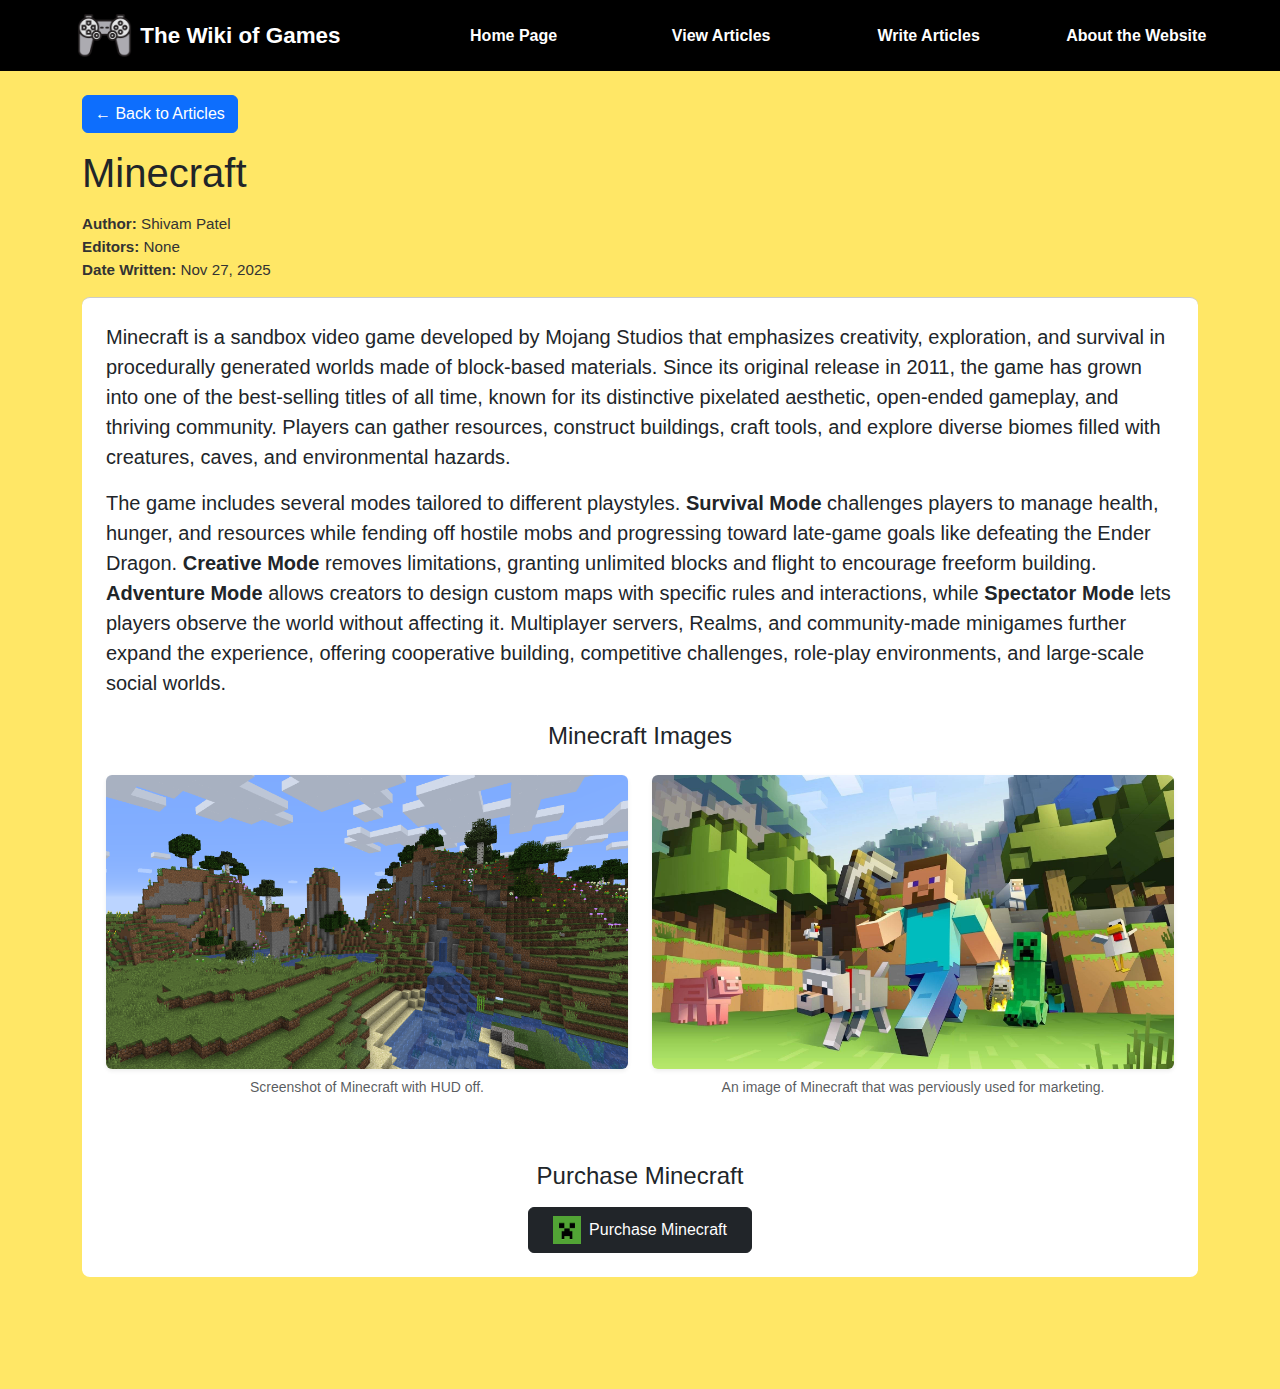
<file: minecraft.html>
<!DOCTYPE html>
<html lang="en">
<head>
  <link
    href="https://cdn.jsdelivr.net/npm/bootstrap@5.3.3/dist/css/bootstrap.min.css"
    rel="stylesheet"
    integrity="sha384-QWTKZyjpPEjISv5WaRU9OFeRpok6YctnYmDr5pNlyT2bRjXh0JMhjY6hW+ALEwIH"
    crossorigin="anonymous"
  >

  <link href="CSS/master.css" rel="stylesheet" type="text/css" />

  <meta charset="UTF-8">
  <meta name="viewport" content="width=device-width, initial-scale=1">

  <title>Minecraft - The Wiki of Games</title>

  <style>
    .article-meta {
      color: #333;
      font-size: 0.95rem;
      margin-bottom: 1rem;
    }
    .article-meta strong {
      font-weight: 600;
    }
    .article-content {
      border-top: 1px solid #ccc;
      padding-top: 1.5rem;
      background: #fff;
      padding: 1.5rem;
      border-radius: 8px;
    }
  </style>
</head>

<body>

  <header class="head">
    <div class="container-fluid">
      <div class="head-inner">

        <a href="index.html"
           class="header-item brand-link d-flex align-items-center justify-content-center text-decoration-none"
           aria-label="The Wiki of Games homepage">
          <img src="images/icon.png" alt="The Wiki of Games logo" class="brand-icon">
          <span class="brand-text">The Wiki of Games</span>
        </a>

        <nav class="main-nav d-flex flex-grow-1 justify-content-center" aria-label="Main navigation">
          <a href="index.html"
             class="header-item top-link text-decoration-none text-center">
            Home Page
          </a>

          <a href="articleslist.php"
             class="header-item top-link text-decoration-none text-center">
            View Articles
          </a>

          <a href="addarticle.html"
             class="header-item top-link text-decoration-none text-center">
            Write Articles
          </a>

          <a href="aboutwebsite.html"
             class="header-item top-link text-decoration-none text-center">
            About the Website
          </a>
        </nav>

      </div>
    </div>
  </header>

  <main class="page-content container mt-4 mb-5" role="main">

    <div class="mb-3">
      <a href="articleslist.php" class="btn btn-primary">
        &larr; Back to Articles
      </a>
    </div>

    <h1 class="mb-3">Minecraft</h1>

    <div class="article-meta">
      <div><strong>Author:</strong> Shivam Patel</div>
      <div><strong>Editors:</strong> None</div>
      <div><strong>Date Written:</strong> Nov 27, 2025</div>
    </div>

    <article class="article-content mb-4">

      <section class="fs-5 mb-3">
        <p>
          Minecraft is a sandbox video game developed by Mojang Studios that emphasizes
          creativity, exploration, and survival in procedurally generated worlds made of block-based materials.
          Since its original release in 2011, the game has grown into one of the best-selling titles of all time,
          known for its distinctive pixelated aesthetic, open-ended gameplay, and thriving community. Players can
          gather resources, construct buildings, craft tools, and explore diverse biomes filled with creatures,
          caves, and environmental hazards.
        </p>
      </section>

      <section class="fs-5">
        <p>
          The game includes several modes tailored to different playstyles.
          <strong>Survival Mode</strong> challenges players to manage health, hunger, and resources while fending
          off hostile mobs and progressing toward late-game goals like defeating the Ender Dragon.
          <strong>Creative Mode</strong> removes limitations, granting unlimited blocks and flight to encourage
          freeform building. <strong>Adventure Mode</strong> allows creators to design custom maps with specific
          rules and interactions, while <strong>Spectator Mode</strong> lets players observe the world without
          affecting it. Multiplayer servers, Realms, and community-made minigames further expand the experience,
          offering cooperative building, competitive challenges, role-play environments, and large-scale social
          worlds.
        </p>
      </section>
      <section class="mt-4 mb-5" aria-labelledby="gameplay-heading">

  <h2 id="gameplay-heading" class="h4 mb-4 text-center">
    Minecraft Images
  </h2>

  <div class="row g-4 text-center">

    <figure class="col-12 col-md-6">
      <img
        src="images/minecraftscreenshot.png"
        alt="Screenshot of minecraft with HUD off"
        class="img-fluid rounded shadow-sm"
      >
      <figcaption class="small text-muted mt-2">
        Screenshot of Minecraft with HUD off.
      </figcaption>
    </figure>

    <figure class="col-12 col-md-6">
      <img
        src="images/minecraftscreenshot2.jpg"
        alt="An image of Minecraft that was perviously used for marketing"
        class="img-fluid rounded shadow-sm"
      >
      <figcaption class="small text-muted mt-2">
An image of Minecraft that was perviously used for marketing.
      </figcaption>
    </figure>

  </div>

</section>
<section class="mt-5" aria-labelledby="purchase-heading">
  <h2 id="purchase-heading" class="h4 mb-3 text-center">
    Purchase Minecraft
  </h2>

  <div class="d-flex flex-wrap justify-content-center gap-3">
  <a href="https://help.minecraft.net/hc/en-us/articles/360034753992-Different-Minecraft-Editions"
    target="_blank"
    rel="noopener noreferrer"
    class="btn btn-dark d-flex align-items-center gap-2 px-4 py-2"
    role="button">
    <img src="images/minecraftlogo.png" alt="minecraft logo" width="28" height="28">
    <span>Purchase Minecraft</span>
  </a>
  </div>
</section>
    </article>

  </main>

  <script
    src="https://cdn.jsdelivr.net/npm/bootstrap@5.3.3/dist/js/bootstrap.bundle.min.js"
    integrity="sha384-YvpcrYf0tY3lHB60NNkmXc5s9fDVZLESaAA55NDzOxhy9GkcIdslK1eN7N6jIeHz"
    crossorigin="anonymous">
  </script>

</body>
</html>
</file>
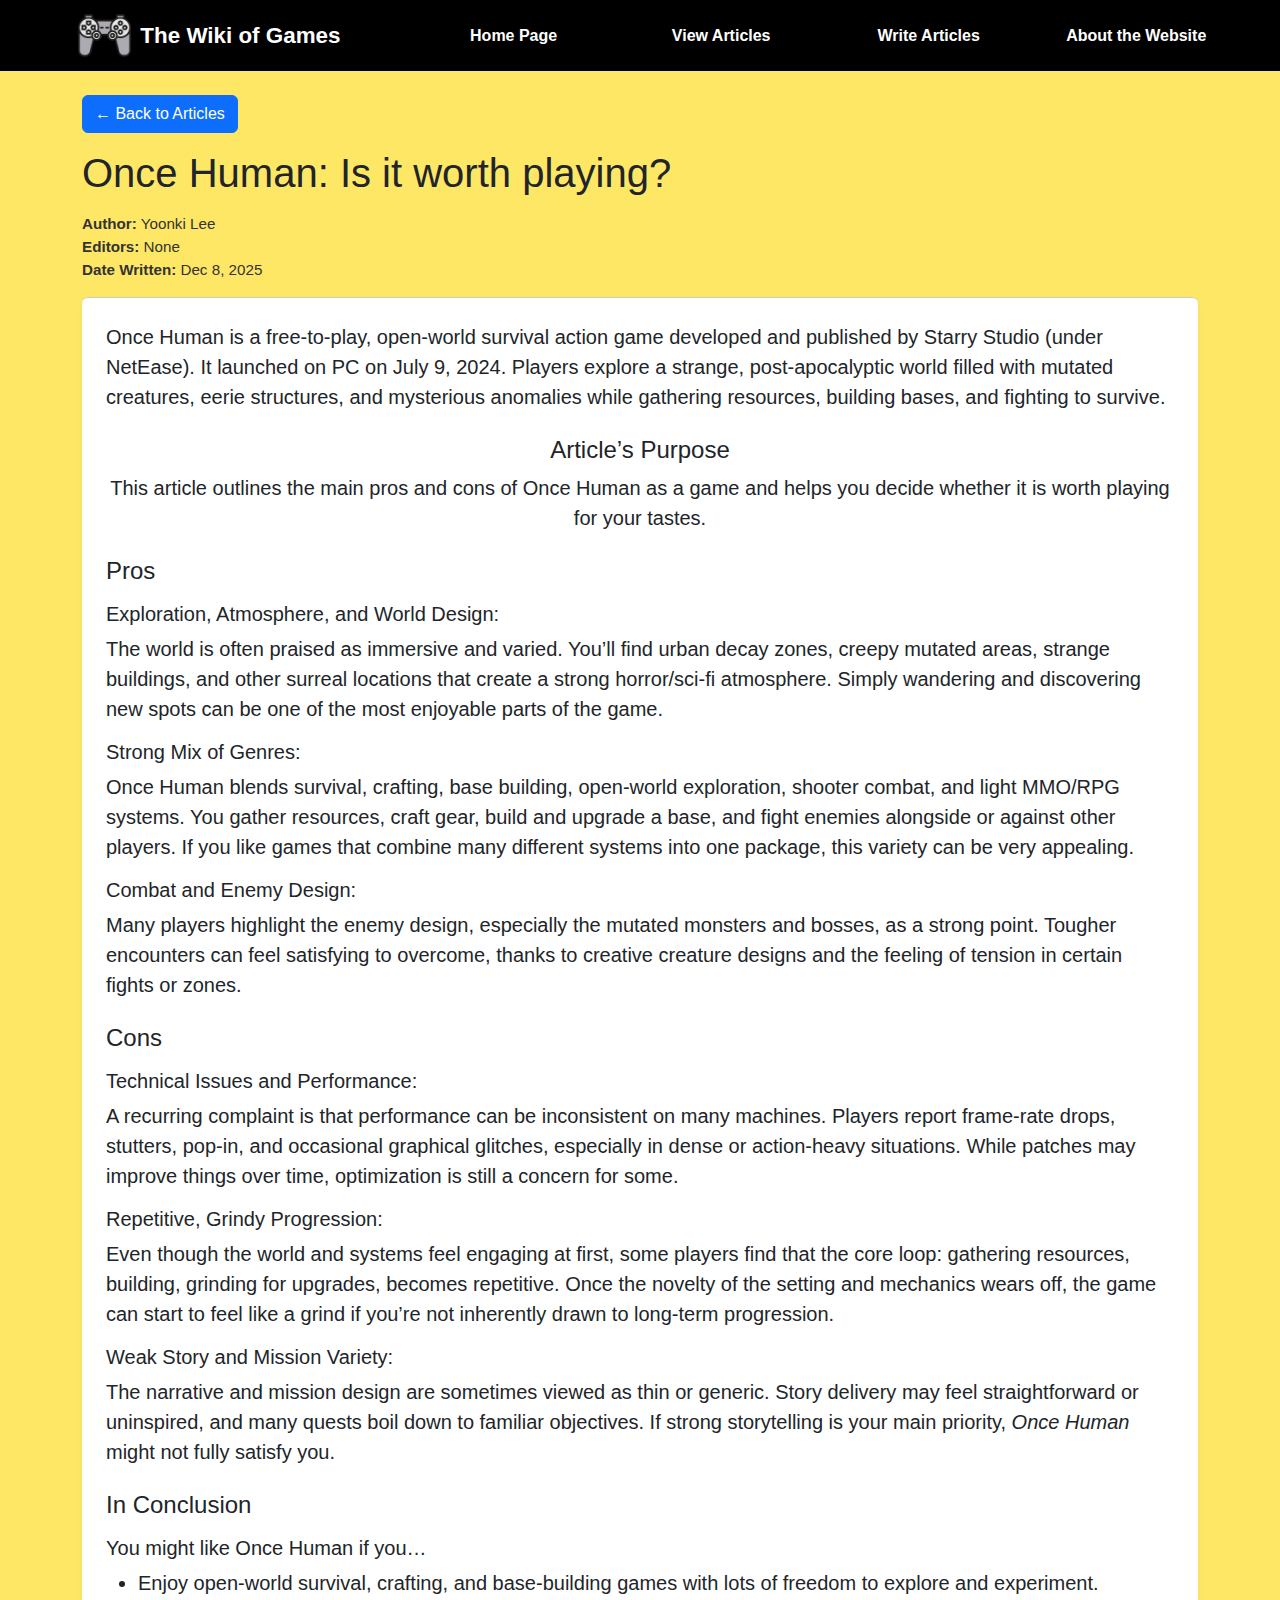
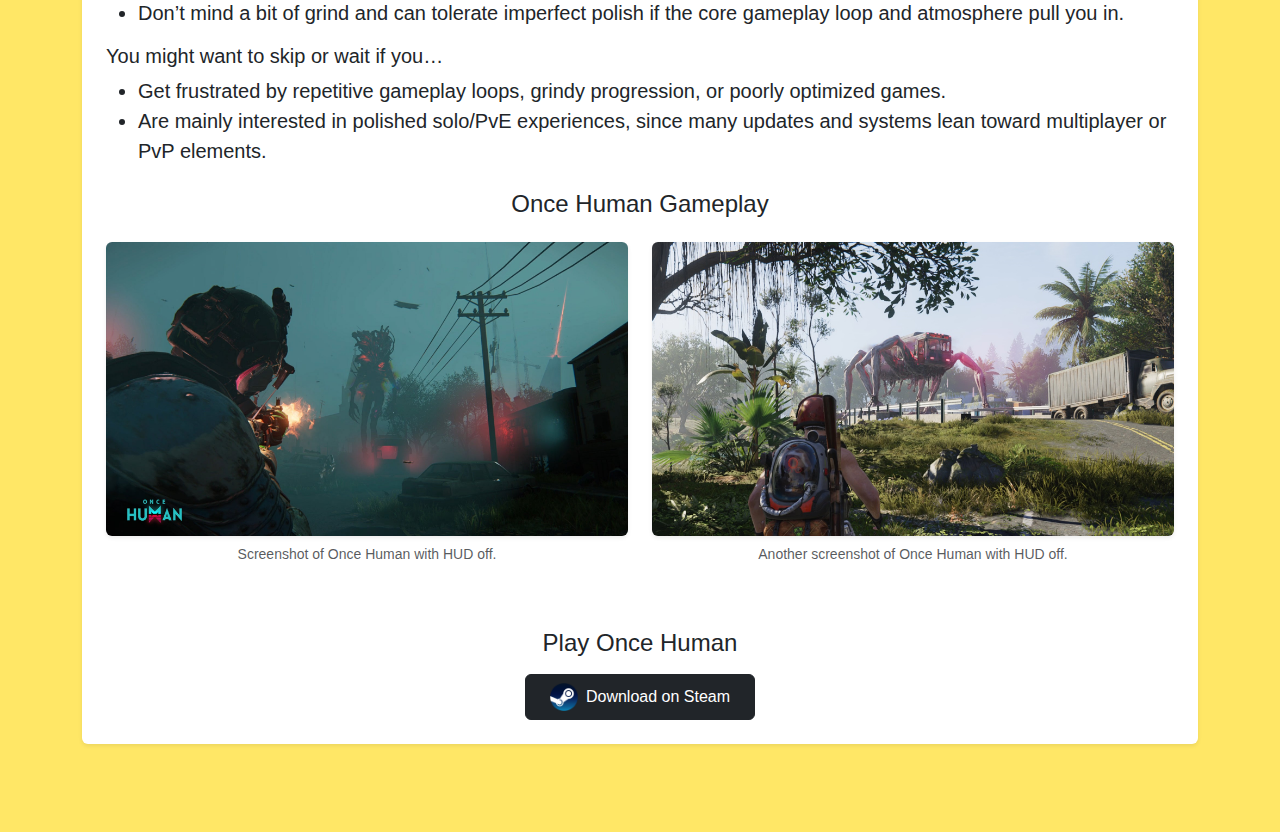
<file: oncehuman.html>
<!DOCTYPE html>
<html lang="en">
<head>
  <link
    href="https://cdn.jsdelivr.net/npm/bootstrap@5.3.3/dist/css/bootstrap.min.css"
    rel="stylesheet"
    integrity="sha384-QWTKZyjpPEjISv5WaRU9OFeRpok6YctnYmDr5pNlyT2bRjXh0JMhjY6hW+ALEwIH"
    crossorigin="anonymous"
  >

  <link href="CSS/master.css" rel="stylesheet" type="text/css" />

  <meta charset="UTF-8">
  <meta name="viewport" content="width=device-width, initial-scale=1">

  <title>Once Human: Is it worth playing? – The Wiki of Games</title>

  <style>
    .article-meta {
      color: #333;
      font-size: 0.95rem;
      margin-bottom: 1rem;
    }
    .article-meta strong {
      font-weight: 600;
    }
    .article-content {
      border-top: 1px solid #ccc;
      padding-top: 1.5rem;
      background: #fff;
      padding: 1.5rem;
      border-radius: 8px;
    }
  </style>
</head>

<body>

  <header class="head">
    <div class="container-fluid">
      <div class="head-inner">

        <a href="index.html"
           class="header-item brand-link d-flex align-items-center justify-content-center text-decoration-none"
           aria-label="The Wiki of Games homepage">
          <img src="images/icon.png" alt="The Wiki of Games logo" class="brand-icon">
          <span class="brand-text">The Wiki of Games</span>
        </a>

        <nav class="main-nav d-flex flex-grow-1 justify-content-center" aria-label="Main navigation">
          <a href="index.html"
             class="header-item top-link text-decoration-none text-center">
            Home Page
          </a>

          <a href="articleslist.php"
             class="header-item top-link text-decoration-none text-center">
            View Articles
          </a>

          <a href="addarticle.html"
             class="header-item top-link text-decoration-none text-center">
            Write Articles
          </a>

          <a href="aboutwebsite.html"
             class="header-item top-link text-decoration-none text-center">
            About the Website
          </a>
        </nav>

      </div>
    </div>
  </header>

  <main class="page-content container mt-4 mb-5" role="main">

    <div class="mb-3">
      <a href="articleslist.php" class="btn btn-primary">
        &larr; Back to Articles
      </a>
    </div>

    <h1 class="mb-3">Once Human: Is it worth playing?</h1>

    <div class="article-meta">
      <div><strong>Author:</strong> Yoonki Lee</div>
      <div><strong>Editors:</strong> None</div>
      <div><strong>Date Written:</strong> Dec 8, 2025</div>
    </div>

    <article class="article-content shadow-sm bg-white p-4 rounded">

      <section class="fs-5 mb-4">
        <p>
          Once Human is a free-to-play, open-world survival action game
          developed and published by Starry Studio (under NetEase). It launched on PC
          on July 9, 2024. Players explore a strange, post-apocalyptic world filled with
          mutated creatures, eerie structures, and mysterious anomalies while gathering
          resources, building bases, and fighting to survive.
        </p>
      </section>

      <section class="fs-5 mb-4 text-center">
        <h2 class="h4 mb-2">Article’s Purpose</h2>
        <p class="mb-0">
          This article outlines the main pros and cons of Once Human as a game
          and helps you decide whether it is worth playing for your tastes.
        </p>
      </section>

      <section class="fs-5 mb-4">
        <h2 class="h4 mb-3">Pros</h2>

        <h3 class="h5">Exploration, Atmosphere, and World Design:</h3>
        <p>
          The world is often praised as immersive and varied. You’ll find urban decay zones,
          creepy mutated areas, strange buildings, and other surreal locations that create
          a strong horror/sci-fi atmosphere. Simply wandering and discovering new spots can
          be one of the most enjoyable parts of the game.
        </p>

        <h3 class="h5 mt-3">Strong Mix of Genres:</h3>
        <p>
          Once Human blends survival, crafting, base building, open-world exploration,
          shooter combat, and light MMO/RPG systems. You gather resources, craft gear, build
          and upgrade a base, and fight enemies alongside or against other players. If you like
          games that combine many different systems into one package, this variety can be very appealing.
        </p>

        <h3 class="h5 mt-3">Combat and Enemy Design:</h3>
        <p>
          Many players highlight the enemy design, especially the mutated monsters and bosses, as
          a strong point. Tougher encounters can feel satisfying to overcome, thanks to creative
          creature designs and the feeling of tension in certain fights or zones.
        </p>
      </section>

      <section class="fs-5 mb-4">
        <h2 class="h4 mb-3">Cons</h2>

        <h3 class="h5">Technical Issues and Performance:</h3>
        <p>
          A recurring complaint is that performance can be inconsistent on many machines.
          Players report frame-rate drops, stutters, pop-in, and occasional graphical glitches,
          especially in dense or action-heavy situations. While patches may improve things over time,
          optimization is still a concern for some.
        </p>

        <h3 class="h5 mt-3">Repetitive, Grindy Progression:</h3>
        <p>
          Even though the world and systems feel engaging at first, some players find that
          the core loop: gathering resources, building, grinding for upgrades,
          becomes repetitive. Once the novelty of the setting and mechanics wears off, the game
          can start to feel like a grind if you’re not inherently drawn to long-term progression.
        </p>

        <h3 class="h5 mt-3">Weak Story and Mission Variety:</h3>
        <p>
          The narrative and mission design are sometimes viewed as thin or generic. Story delivery
          may feel straightforward or uninspired, and many quests boil down to familiar objectives.
          If strong storytelling is your main priority, <em>Once Human</em> might not fully satisfy you.
        </p>
      </section>

      <section class="fs-5 mb-4">
        <h2 class="h4 mb-3">In Conclusion</h2>

        <h3 class="h5">You might like Once Human if you…</h3>
        <ul>
          <li>
            Enjoy open-world survival, crafting, and base-building games with lots of freedom
            to explore and experiment.
          </li>
          <li>
            Don’t mind a bit of grind and can tolerate imperfect polish if the core gameplay
            loop and atmosphere pull you in.
          </li>
        </ul>

        <h3 class="h5 mt-3">You might want to skip or wait if you…</h3>
        <ul>
          <li>
            Get frustrated by repetitive gameplay loops, grindy progression, or poorly optimized games.
          </li>
          <li>
            Are mainly interested in polished solo/PvE experiences, since many updates and systems
            lean toward multiplayer or PvP elements.
          </li>
        </ul>
      </section>

      <section class="mt-4 mb-5" aria-labelledby="gameplay-heading">
        <h2 id="gameplay-heading" class="h4 mb-4 text-center">
          Once Human Gameplay
        </h2>

        <div class="row g-4 text-center">
          <figure class="col-12 col-md-6">
            <div class="ratio ratio-16x9 rounded overflow-hidden shadow-sm">
              <img
                src="images/oncehumangameplay1.jpg"
                class="img-fluid object-fit-cover"
                alt="Once Human gameplay screenshot"
              >
            </div>
            <figcaption class="small text-muted mt-2">
              Screenshot of Once Human with HUD off.
            </figcaption>
          </figure>

          <figure class="col-12 col-md-6">
            <div class="ratio ratio-16x9 rounded overflow-hidden shadow-sm">
              <img
                src="images/oncehumangameplay2.jpg"
                class="img-fluid object-fit-cover"
                alt="Once Human gameplay screenshot"
              >
            </div>
            <figcaption class="small text-muted mt-2">
              Another screenshot of Once Human with HUD off.
            </figcaption>
          </figure>
        </div>
      </section>

      <section class="mt-4" aria-labelledby="purchase-heading">
        <h2 id="purchase-heading" class="h4 mb-3 text-center">
          Play Once Human 
        </h2>

        <div class="d-flex flex-wrap justify-content-center gap-3">
          <a href="https://store.steampowered.com/app/2139460/Once_Human/"
             target="_blank"
             rel="noopener noreferrer"
             class="btn btn-dark d-flex align-items-center gap-2 px-4 py-2"
             role="button">
            <img src="images/steam.png" alt="Steam logo" width="28" height="28">
            <span>Download on Steam</span>
          </a>
        </div>
      </section>

    </article>

  </main>

  <script
    src="https://cdn.jsdelivr.net/npm/bootstrap@5.3.3/dist/js/bootstrap.bundle.min.js"
    integrity="sha384-YvpcrYf0tY3lHB60NNkmX5n0Pj8Jh8e6gqKq6HgMHpmwY1vZg8tBTtPluXftdKZ7N"
    crossorigin="anonymous">
  </script>

</body>
</html>
</file>
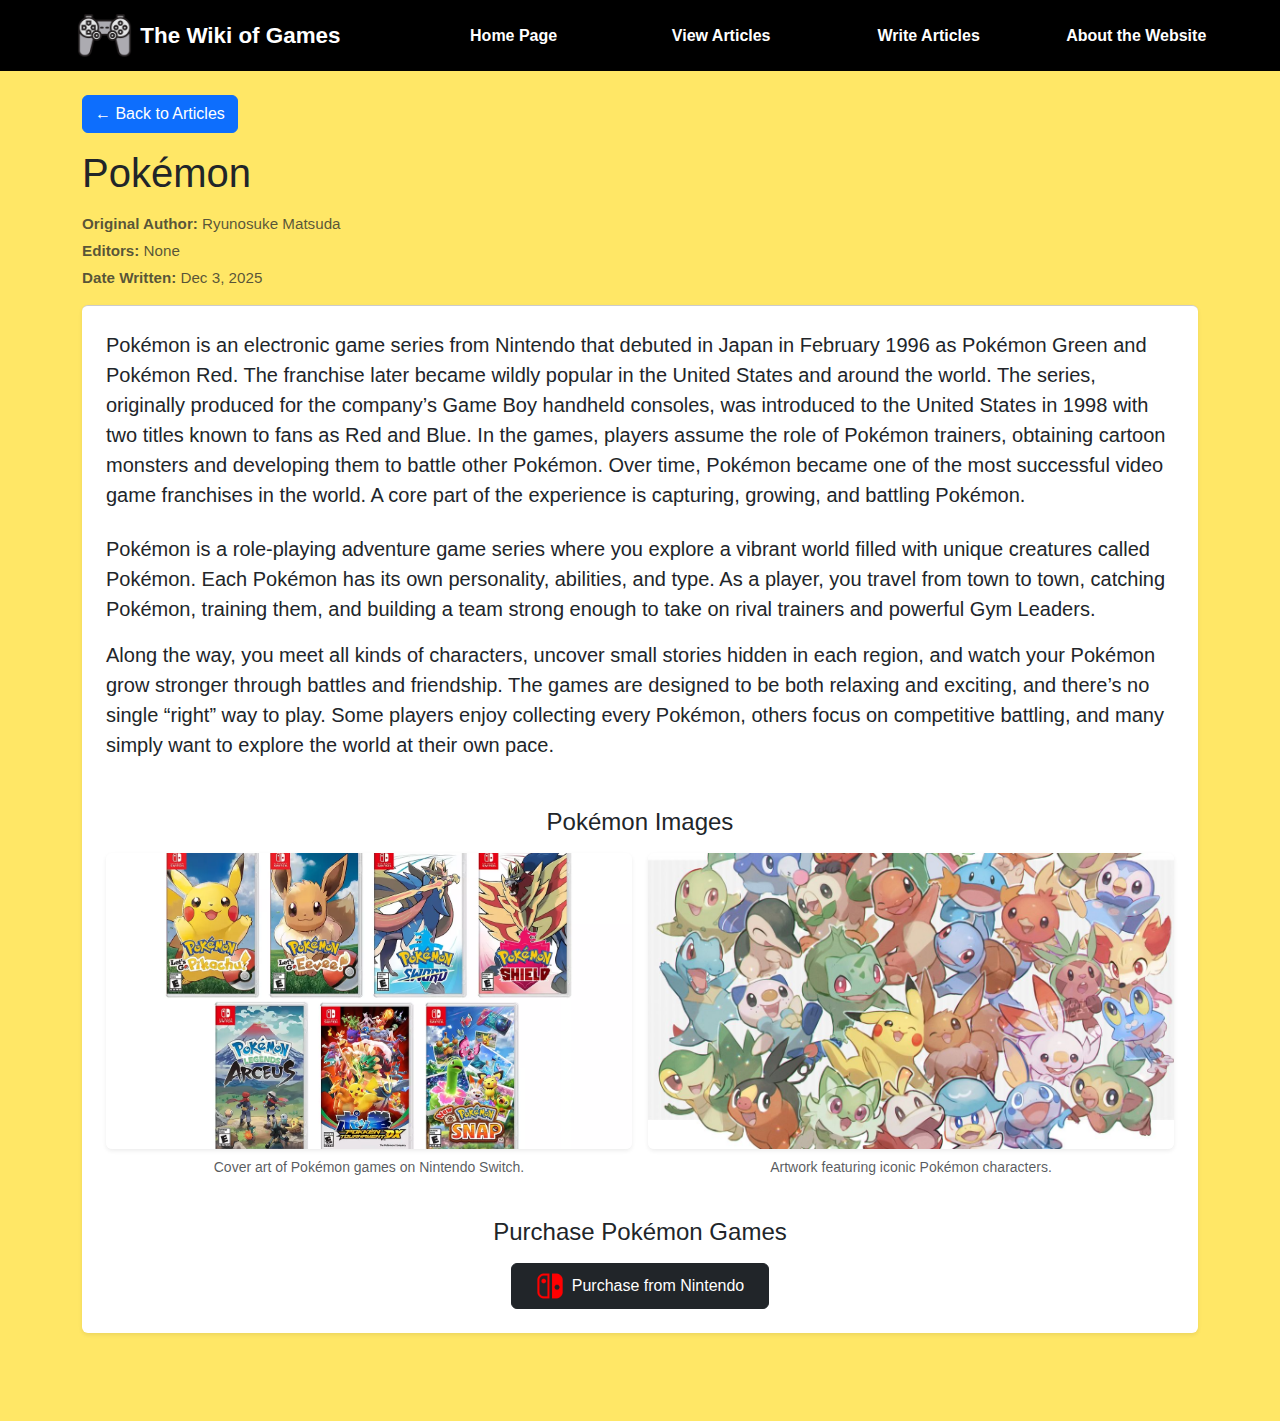
<file: pokemon.html>
<!DOCTYPE html>
<html lang="en">
<head>
  <link
    href="https://cdn.jsdelivr.net/npm/bootstrap@5.3.3/dist/css/bootstrap.min.css"
    rel="stylesheet"
    integrity="sha384-QWTKZyjpPEjISv5WaRU9OFeRpok6YctnYmDr5pNlyT2bRjXh0JMhjY6hW+ALEwIH"
    crossorigin="anonymous"
  >

  <link href="CSS/master.css" rel="stylesheet" type="text/css">

  <meta charset="UTF-8">
  <meta name="viewport" content="width=device-width, initial-scale=1">

  <title>Pokémon – The Wiki of Games</title>

  <style>
    .article-meta {
      color: #333;
      font-size: 0.95rem;
      margin-bottom: 1rem;
    }
    .article-meta strong {
      font-weight: 600;
    }
    .article-content {
      border-top: 1px solid #ccc;
      padding-top: 1.5rem;
      background: #fff;
      padding: 1.5rem;
      border-radius: 8px;
    }
  </style>
</head>

<body>

  <header class="head">
    <div class="container-fluid">
      <div class="head-inner">

        <a href="index.html"
           class="header-item brand-link d-flex align-items-center justify-content-center text-decoration-none"
           aria-label="The Wiki of Games homepage">
          <img src="images/icon.png" alt="The Wiki of Games logo" class="brand-icon">
          <span class="brand-text">The Wiki of Games</span>
        </a>

        <nav class="main-nav d-flex flex-grow-1 justify-content-center" aria-label="Main navigation">
          <a href="index.html"
             class="header-item top-link text-decoration-none text-center">
            Home Page
          </a>

          <a href="articleslist.php"
             class="header-item top-link text-decoration-none text-center">
            View Articles
          </a>

          <a href="addarticle.html"
             class="header-item top-link text-decoration-none text-center">
            Write Articles
          </a>

          <a href="aboutwebsite.html"
             class="header-item top-link text-decoration-none text-center">
            About the Website
          </a>
        </nav>

      </div>
    </div>
  </header>

  <main class="page-content container mt-4 mb-5" role="main">

    <div class="mb-3">
      <a href="articleslist.php" class="btn btn-primary">
        &larr; Back to Articles
      </a>
    </div>

    <h1 class="mb-3">Pokémon</h1>

    <div class="article-meta small text-muted mb-3">
      <p class="mb-1"><strong>Original Author:</strong> Ryunosuke Matsuda</p>
      <p class="mb-1"><strong>Editors:</strong> None</p>
      <p class="mb-0"><strong>Date Written:</strong> Dec 3, 2025</p>
    </div>

    <article class="article-content shadow-sm bg-white p-4 rounded">

      <section class="fs-5 mb-4">
        <p>
          Pokémon is an electronic game series from Nintendo that debuted in Japan in
          February 1996 as Pokémon Green and Pokémon Red. The franchise later became wildly
          popular in the United States and around the world. The series, originally produced for the
          company’s Game Boy handheld consoles, was introduced to the United States in 1998 with two
          titles known to fans as Red and Blue. In the games, players assume the role of Pokémon
          trainers, obtaining cartoon monsters and developing them to battle other Pokémon. Over time,
          Pokémon became one of the most successful video game franchises in the world. A core part of the
          experience is capturing, growing, and battling Pokémon.
        </p>
      </section>

      <section class="fs-5 mb-5">
        <p>
          Pokémon is a role-playing adventure game series where you explore a vibrant world filled with
          unique creatures called Pokémon. Each Pokémon has its own personality, abilities, and type. As a
          player, you travel from town to town, catching Pokémon, training them, and building a team strong
          enough to take on rival trainers and powerful Gym Leaders.
        </p>
        <p>
          Along the way, you meet all kinds of characters, uncover small stories hidden in each region, and
          watch your Pokémon grow stronger through battles and friendship. The games are designed to be both
          relaxing and exciting, and there’s no single “right” way to play. Some players enjoy collecting every
          Pokémon, others focus on competitive battling, and many simply want to explore the world at their
          own pace.
        </p>
      </section>

      <section class="mb-4" aria-labelledby="pokemon-images-heading">
        <h2 id="pokemon-images-heading" class="h4 mb-3 text-center">
          Pokémon Images
        </h2>

        <div class="row g-3 text-center">

          <figure class="col-12 col-md-6">
            <div class="ratio ratio-16x9 rounded overflow-hidden shadow-sm">
              <img
                src="images/pokemonGamePic.jpg"
                class="img-fluid object-fit-cover"
                alt="Cover art of Pokémon games on Nintendo Switch"
              >
            </div>
            <figcaption class="small text-muted mt-2">
              Cover art of Pokémon games on Nintendo Switch.
            </figcaption>
          </figure>

          <figure class="col-12 col-md-6">
            <div class="ratio ratio-16x9 rounded overflow-hidden shadow-sm">
              <img
                src="images/pokemon.jpeg"
                class="img-fluid object-fit-cover"
                alt="Artwork featuring Pokémon characters"
              >
            </div>
            <figcaption class="small text-muted mt-2">
              Artwork featuring iconic Pokémon characters.
            </figcaption>
          </figure>

        </div>
      </section>

      <section class="mt-4" aria-labelledby="purchase-heading">
        <h2 id="purchase-heading" class="h4 mb-3 text-center">
          Purchase Pokémon Games
        </h2>

        <div class="d-flex flex-wrap justify-content-center gap-3">
          <a href="https://www.nintendo.com/us/store/games/pokemon-games/#sort=df&p=0"
             target="_blank"
             rel="noopener noreferrer"
             class="btn btn-dark d-flex align-items-center gap-2 px-4 py-2"
             role="button">
            <img
              src="images/switchlogo.png"
              alt="Pokémon logo"
              width="28"
              height="28"
            >
            <span>Purchase from Nintendo</span>
          </a>
        </div>
      </section>

    </article>

  </main>

  <script
    src="https://cdn.jsdelivr.net/npm/bootstrap@5.3.3/dist/js/bootstrap.bundle.min.js"
    integrity="sha384-YvpcrYf0tY3lHB60NNkmXc5s9fDVZLESaAA55NDzOxhy9GkcIdslK1eN7N6jIeHz"
    crossorigin="anonymous">
  </script>

</body>
</html>
</file>
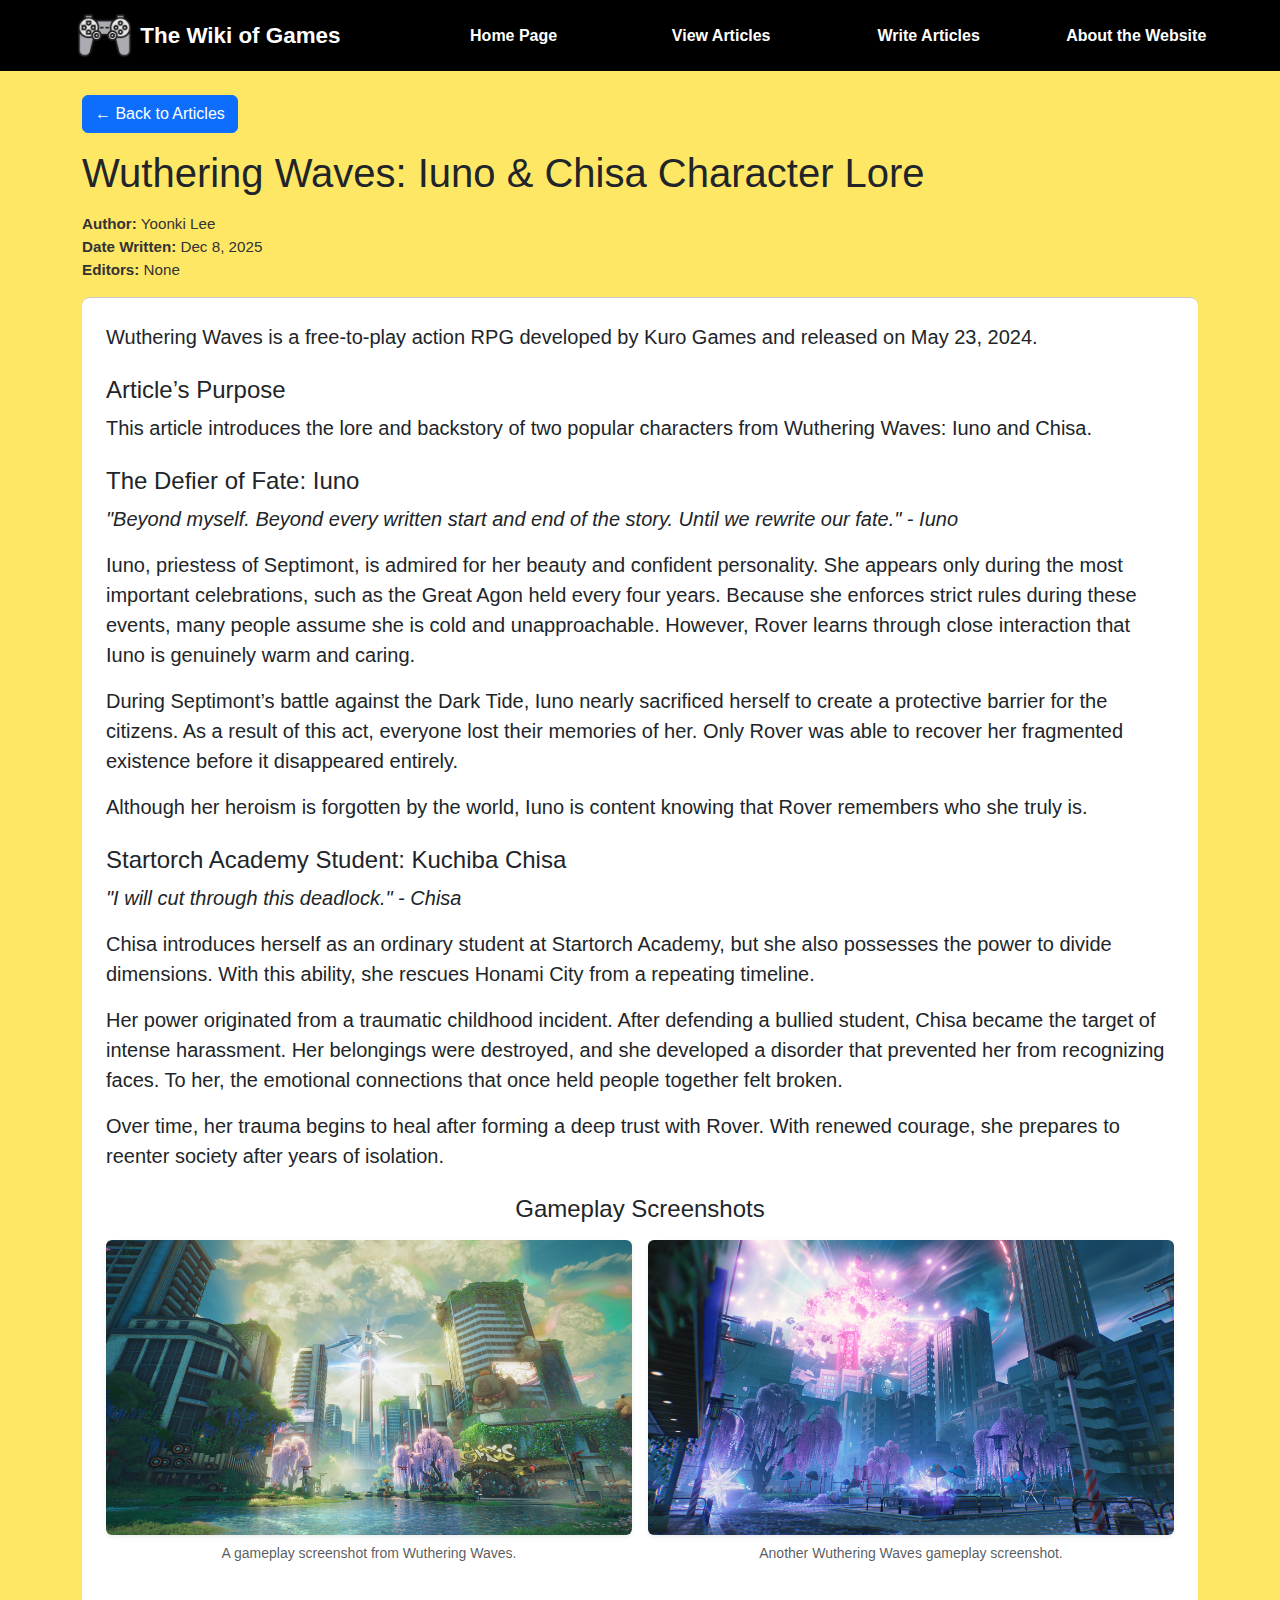
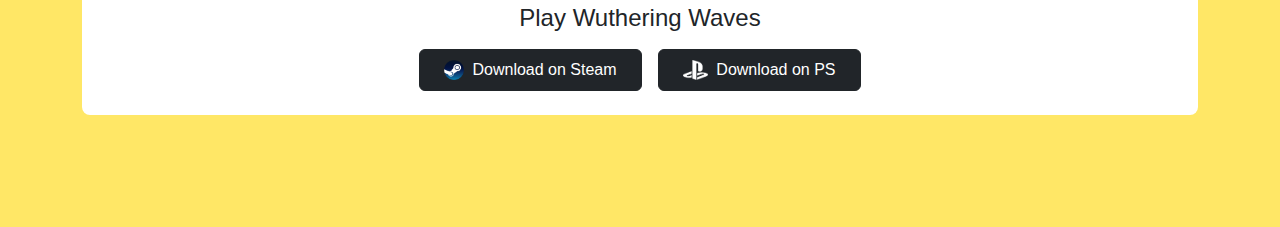
<file: wutheringwaves.html>
<!DOCTYPE html>
<html lang="en">
<head>
  <link href="https://cdn.jsdelivr.net/npm/bootstrap@5.3.3/dist/css/bootstrap.min.css" rel="stylesheet">

  <link href="CSS/master.css" rel="stylesheet" type="text/css" />

  <meta charset="UTF-8">
  <meta name="viewport" content="width=device-width, initial-scale=1">

  <title>Wuthering Waves: Iuno & Chisa Character Lore</title>

  <style>
    .article-meta {
      color: #333;
      font-size: 0.95rem;
      margin-bottom: 1rem;
    }
    .article-meta strong {
      font-weight: 600;
    }
    .article-content {
      border-top: 1px solid #ccc;
      padding-top: 1.5rem;
      background: #fff;
      padding: 1.5rem;
      border-radius: 8px;
    }
    .purchase-btn img {
      height: 22px;
      width: auto;
      margin-right: 8px;
      vertical-align: middle;
    }
  </style>
</head>

<body>

  <header class="head">
    <div class="container-fluid">
      <div class="head-inner">

        <a href="index.html" class="header-item brand-link d-flex align-items-center justify-content-center text-decoration-none">
          <img src="images/icon.png" alt="The Wiki of Games logo" class="brand-icon">
          <span class="brand-text">The Wiki of Games</span>
        </a>

        <nav class="main-nav d-flex flex-grow-1 justify-content-center">
          <a href="index.html" class="header-item top-link text-decoration-none text-center">Home Page</a>
          <a href="articleslist.php" class="header-item top-link text-decoration-none text-center">View Articles</a>
          <a href="addarticle.html" class="header-item top-link text-decoration-none text-center">Write Articles</a>
          <a href="aboutwebsite.html" class="header-item top-link text-decoration-none text-center">About the Website</a>
        </nav>

      </div>
    </div>
  </header>

  <main class="page-content container mt-4 mb-5">

    <div class="mb-3">
      <a href="articleslist.php" class="btn btn-primary">&larr; Back to Articles</a>
    </div>

    <h1 class="mb-3">Wuthering Waves: Iuno & Chisa Character Lore</h1>

    <div class="article-meta">
      <div><strong>Author:</strong> Yoonki Lee</div>
      <div><strong>Date Written:</strong> Dec 8, 2025</div>
      <div><strong>Editors:</strong> None</div>
    </div>

    <article class="article-content mb-4">

      <section class="fs-5 mb-4">
        <p>
          Wuthering Waves is a free-to-play action RPG developed by Kuro Games and released on May 23, 2024.
        </p>
      </section>

      <section class="fs-5 mb-4">
        <h2 class="h4">Article’s Purpose</h2>
        <p>
          This article introduces the lore and backstory of two popular characters from Wuthering Waves: Iuno and Chisa.
        </p>
      </section>

      <section class="fs-5 mb-4">
        <h2 class="h4">The Defier of Fate: Iuno</h2>
        <p><em>"Beyond myself. Beyond every written start and end of the story. Until we rewrite our fate." - Iuno</em></p>

        <p>
          Iuno, priestess of Septimont, is admired for her beauty and confident personality. She appears only during the most important celebrations, such as the Great Agon held every four years. Because she enforces strict rules during these events, many people assume she is cold and unapproachable. However, Rover learns through close interaction that Iuno is genuinely warm and caring.
        </p>

        <p>
          During Septimont’s battle against the Dark Tide, Iuno nearly sacrificed herself to create a protective barrier for the citizens. As a result of this act, everyone lost their memories of her. Only Rover was able to recover her fragmented existence before it disappeared entirely.
        </p>

        <p>
          Although her heroism is forgotten by the world, Iuno is content knowing that Rover remembers who she truly is.
        </p>
      </section>

      <section class="fs-5 mb-4">
        <h2 class="h4">Startorch Academy Student: Kuchiba Chisa</h2>
        <p><em>"I will cut through this deadlock." - Chisa</em></p>

        <p>
          Chisa introduces herself as an ordinary student at Startorch Academy, but she also possesses the power to divide dimensions. With this ability, she rescues Honami City from a repeating timeline.
        </p>

        <p>
          Her power originated from a traumatic childhood incident. After defending a bullied student, Chisa became the target of intense harassment. Her belongings were destroyed, and she developed a disorder that prevented her from recognizing faces. To her, the emotional connections that once held people together felt broken.
        </p>

        <p>
          Over time, her trauma begins to heal after forming a deep trust with Rover. With renewed courage, she prepares to reenter society after years of isolation.
        </p>
      </section>
      <section class="mb-4" aria-label="Wuthering Waves gameplay screenshots">
<h2 class="h4 mb-3 text-center">Gameplay Screenshots</h2>

        <div class="row g-3 text-center">
          <figure class="col-12 col-md-6">
            <div class="ratio ratio-16x9 rounded overflow-hidden shadow-sm">
              <img src="images/wutheringwavesgameplay1.jpg" class="img-fluid object-fit-cover" alt="Wuthering Waves gameplay screenshot 1">
            </div>
            <figcaption class="small text-muted mt-2">A gameplay screenshot from Wuthering Waves.</figcaption>
          </figure>

          <figure class="col-12 col-md-6">
            <div class="ratio ratio-16x9 rounded overflow-hidden shadow-sm">
              <img src="images/wutheringwavesgameplay2.jpg" class="img-fluid object-fit-cover" alt="Wuthering Waves gameplay screenshot 2">
            </div>
            <figcaption class="small text-muted mt-2">Another Wuthering Waves gameplay screenshot.</figcaption>
          </figure>
        </div>
      </section>
      <section class="mt-4" aria-labelledby="purchase-heading">
        <h2 id="purchase-heading" class="h4 mb-3 text-center">Play Wuthering Waves</h2>

        <div class="d-flex flex-wrap justify-content-center gap-3">

<a href="https://store.steampowered.com/app/3513350/Wuthering_Waves/"
   target="_blank"
   rel="noopener noreferrer"
   class="btn btn-dark d-flex align-items-center gap-2 px-4 py-2">
  <img src="images/steam.png" alt="Steam logo" style="height: 20px;">
  Download on Steam
</a>


<a href="https://store.playstation.com/en-us/concept/10010764/"
   target="_blank"
   rel="noopener noreferrer"
   class="btn btn-dark d-flex align-items-center gap-2 px-4 py-2">
  <img src="images/ps.png" alt="PlayStation logo" style="height: 20px;">
  Download on PS
</a>


        </div>
      </section>

    </article>

  </main>

  <script src="https://cdn.jsdelivr.net/npm/bootstrap@5.3.3/dist/js/bootstrap.bundle.min.js"></script>

</body>
</html>
</file>
<file: CSS/master.css>
html, body {
  margin: 0;
  padding: 0;
}

body {
  font-family: sans-serif;
}


.head {
  background-color: black;
  padding: 0.5rem 1.5rem;  
}

.head-inner {
  max-width: 1200px;
  margin: 0 auto;
  display: flex;
  align-items: center;
  gap: 2rem;             
}


.header-item {
  flex: 1 1 0;
  display: flex;
  align-items: center;
  justify-content: center;
  color: white;
  font-weight: 600;
  font-size: 1rem;
}

.brand-link {
  color: white;
}

.brand-icon {
  height: 55px;
  border-radius: 8px;
  margin-right: 8px;    
}

.brand-text {
  font-size: 1.4rem;
}

.top-link {
  color: white;
  padding: 0.3rem 0.5rem; 
}

.top-link:hover,
.brand-link:hover .brand-text {
  color: yellow;
}


.page-content {
  padding-bottom: 40px;  
}


#article-form input[type="text"],
#article-form textarea {
  width: 100%;
  box-sizing: border-box;
  font-family: inherit;
}

#article-form textarea {
  min-height: 100px;
}


.image img {
  display: block;
  margin: 0 auto;
  width: 80%;
  max-width: 600px;
}

.content {
  display: flex;
  flex-direction: column;
  align-items: center;
  justify-content: center;
  margin-top: 40px;
}

.content .image img {
  width: 80%;
  max-width: 500px;
  border-radius: 12px;
  margin-bottom: 20px;
}

.content .description {
  text-align: center;
  font-size: 18px;
  max-width: 700px;
  padding: 0 20px;
}

.carousel-item img {
  object-fit: contain;
  height: 450px;   
  width: 100%;
  background-color: #FFE766; 
}

body {
  background-color: #FFE766; 
}

.carousel-control-prev-icon,
.carousel-control-next-icon {
  background-image: none; 
}

.carousel-control-prev-icon::after,
.carousel-control-next-icon::after {
  content: '‹';
  font-size: 48px;
  color: black;  
  font-weight: bold;
}

.carousel-control-next-icon::after {
  content: '›';
}

.carousel-indicators [data-bs-target] {
  background-color: black;       
}

.carousel-indicators .active {
  background-color: black !important; 
}

.carousel-inner {
  position: relative;
}

.carousel-control-prev,
.carousel-control-next {
  top: 50%;
  transform: translateY(-50%);
  width: 50px;
}

.carousel-control-prev {
  left: calc(50% - 350px); 
}

.carousel-control-next {
  right: calc(50% - 350px);
}

.carousel-caption h3,
.carousel-caption p {
  color: white;
}
.carousel-caption {
  padding: 4px 10px !important;
  background: rgba(0, 0, 0, 0.5);
    left: calc(50% - 350px);
    right: calc(50% - 350px);
  border-radius: 6px;
  bottom: 40px !important;
}

.carousel-caption h3 {
  font-size: 1.15rem;
  margin-bottom: 4px;
}

.carousel-caption p {
  font-size: 0.85rem;
  margin-bottom: 0;
}


.page-title {
  text-align: center;
  font-size: 2rem;             
  font-weight: 700;          
  color: black;                
  margin-bottom: 20px;
  letter-spacing: 0.5px;     
}

.article-status-box {
  float: right;
  width: 260px;
  padding: 1rem;
  margin: 3.35rem 0 1rem 1.5rem;
  background-color: #f5f5f5;
  border: 1px solid #ccc;
  border-radius: 8px;
  font-size: 0.9rem;
}

.article-status-box .conversion-note {
  margin-top: 6px;       
  margin-bottom: 0;     
  color: #000;          
  font-size: 0.85rem;    
  line-height: 1.3;     
}

.object-fit-cover {
  object-fit: cover;
}


.clear-floats {
  clear: both;                     
}



@media (max-width: 600px) {
  .head-inner {
    flex-wrap: wrap;
    gap: 1rem;
  }

  .header-item {
    flex: 1 1 45%;
    font-size: 0.95rem;
  }

  .brand-text {
    font-size: 1.2rem;
  }
    .article-status-box {
    float: none;
    width: 100%;
    margin: 0 0 1rem 0; 
  }
}
</file>
<file: master.css>
html, body {
  margin: 0;
  padding: 0;
}

body {
  font-family: sans-serif;
}


.head {
  background-color: black;
  padding: 0.5rem 1.5rem;  
}

.head-inner {
  max-width: 1200px;
  margin: 0 auto;
  display: flex;
  align-items: center;
  gap: 2rem;             
}


.header-item {
  flex: 1 1 0;
  display: flex;
  align-items: center;
  justify-content: center;
  color: white;
  font-weight: 600;
  font-size: 1rem;
}

.brand-link {
  color: white;
}

.brand-icon {
  height: 55px;
  border-radius: 8px;
  margin-right: 8px;    
}

.brand-text {
  font-size: 1.4rem;
}

.top-link {
  color: white;
  padding: 0.3rem 0.5rem; 
}

.top-link:hover,
.brand-link:hover .brand-text {
  color: yellow;
}


.page-content {
  padding-bottom: 40px;  
}


#article-form input[type="text"],
#article-form textarea {
  width: 100%;
  box-sizing: border-box;
  font-family: inherit;
}

#article-form textarea {
  min-height: 100px;
}


.image img {
  display: block;
  margin: 0 auto;
  width: 80%;
  max-width: 600px;
}

.content {
  display: flex;
  flex-direction: column;
  align-items: center;
  justify-content: center;
  margin-top: 40px;
}

.content .image img {
  width: 80%;
  max-width: 500px;
  border-radius: 12px;
  margin-bottom: 20px;
}

.content .description {
  text-align: center;
  font-size: 18px;
  max-width: 700px;
  padding: 0 20px;
}

.carousel-item img {
  object-fit: contain;
  height: 450px;   
  width: 100%;
  background-color: #FFE766; 
}

body {
  background-color: #FFE766; 
}

.carousel-control-prev-icon,
.carousel-control-next-icon {
  background-image: none; 
}

.carousel-control-prev-icon::after,
.carousel-control-next-icon::after {
  content: '‹';
  font-size: 48px;
  color: black;  
  font-weight: bold;
}

.carousel-control-next-icon::after {
  content: '›';
}

.carousel-indicators [data-bs-target] {
  background-color: black;       
}

.carousel-indicators .active {
  background-color: black !important; 
}

.carousel-inner {
  position: relative;
}

.carousel-control-prev,
.carousel-control-next {
  top: 50%;
  transform: translateY(-50%);
  width: 50px;
}

.carousel-control-prev {
  left: calc(50% - 350px); 
}

.carousel-control-next {
  right: calc(50% - 350px);
}

.carousel-caption h3,
.carousel-caption p {
  color: white;
}
.carousel-caption {
  padding: 4px 10px !important;
  background: rgba(0, 0, 0, 0.5);
    left: calc(50% - 350px);
    right: calc(50% - 350px);
  border-radius: 6px;
  bottom: 40px !important;
}

.carousel-caption h3 {
  font-size: 1.15rem;
  margin-bottom: 4px;
}

.carousel-caption p {
  font-size: 0.85rem;
  margin-bottom: 0;
}


.page-title {
  text-align: center;
  font-size: 2rem;             
  font-weight: 700;          
  color: black;                
  margin-bottom: 20px;
  letter-spacing: 0.5px;     
}

.article-status-box {
  float: right;
  width: 260px;
  padding: 1rem;
  margin: 3.35rem 0 1rem 1.5rem;
  background-color: #f5f5f5;
  border: 1px solid #ccc;
  border-radius: 8px;
  font-size: 0.9rem;
}

.article-status-box .conversion-note {
  margin-top: 6px;       
  margin-bottom: 0;     
  color: #000;          
  font-size: 0.85rem;    
  line-height: 1.3;     
}

.object-fit-cover {
  object-fit: cover;
}


.clear-floats {
  clear: both;                     
}



@media (max-width: 600px) {
  .head-inner {
    flex-wrap: wrap;
    gap: 1rem;
  }

  .header-item {
    flex: 1 1 45%;
    font-size: 0.95rem;
  }

  .brand-text {
    font-size: 1.2rem;
  }
    .article-status-box {
    float: none;
    width: 100%;
    margin: 0 0 1rem 0; 
  }
}
</file>
